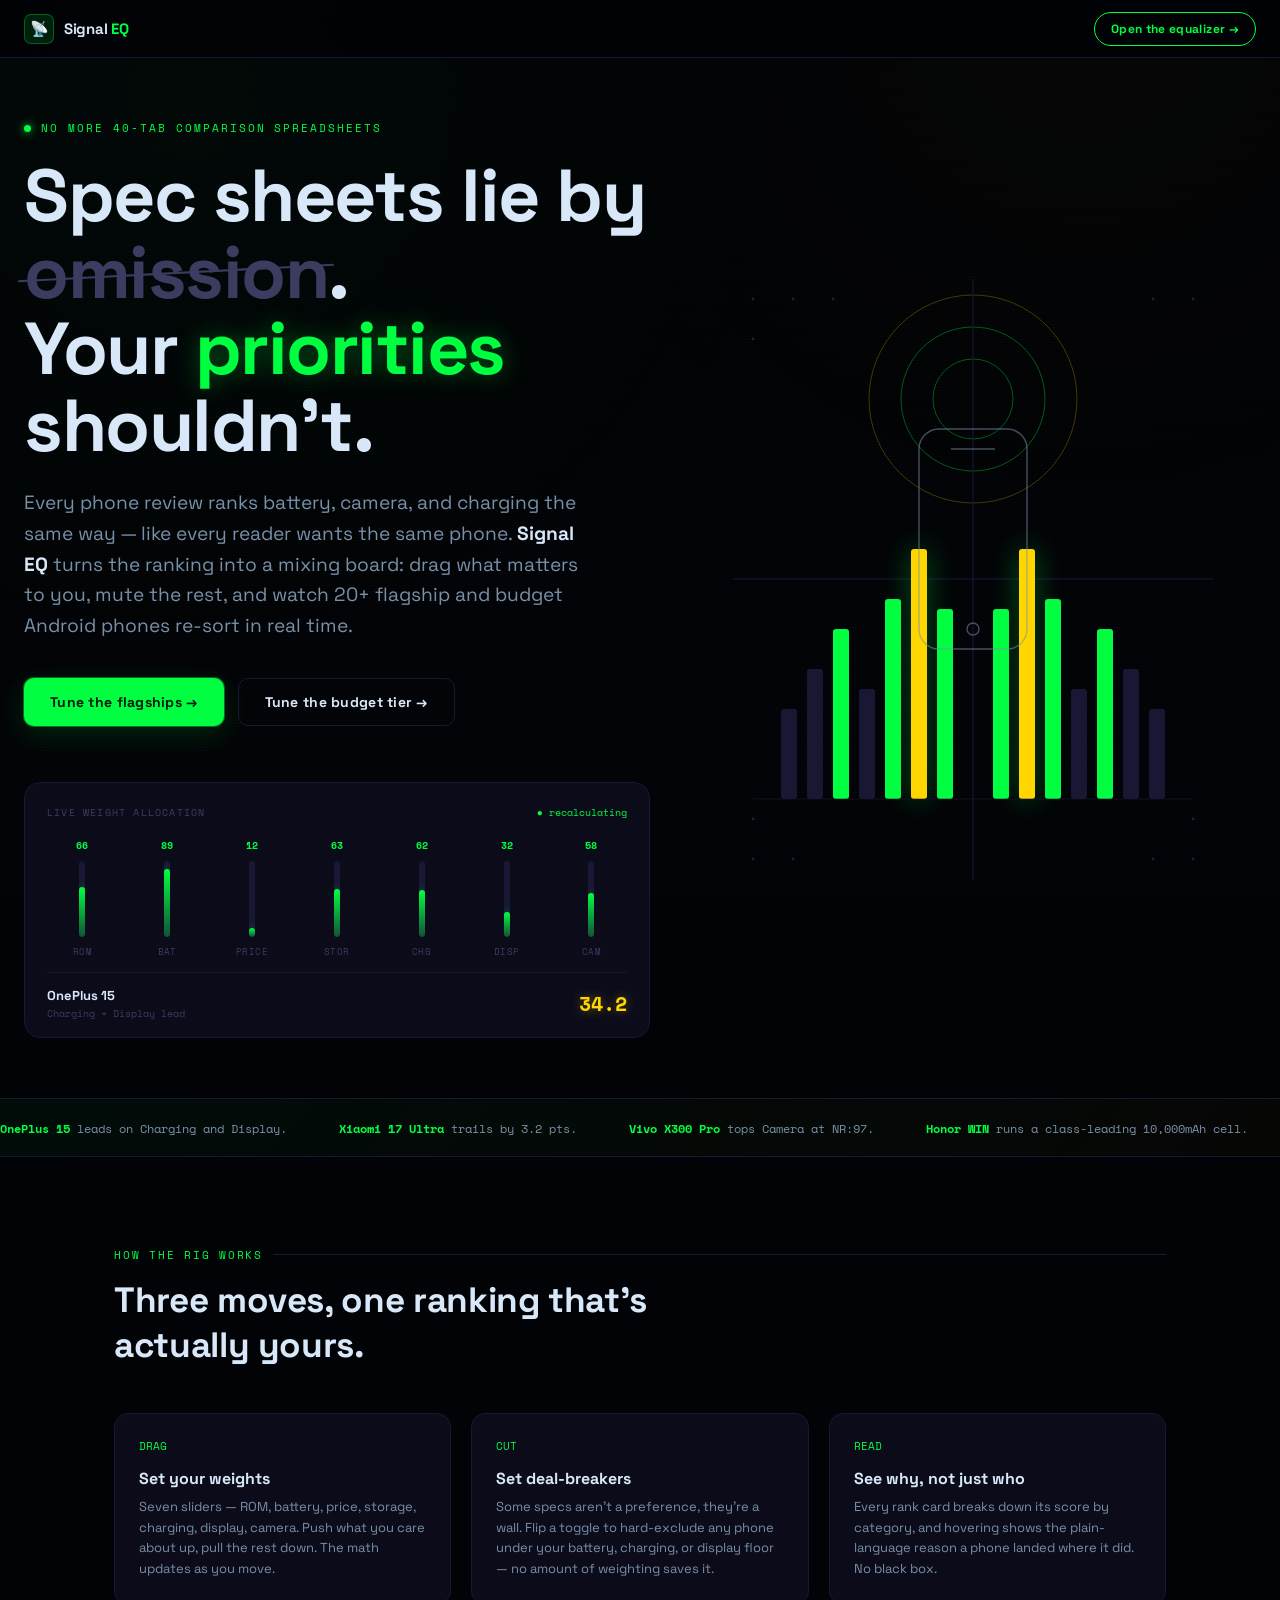
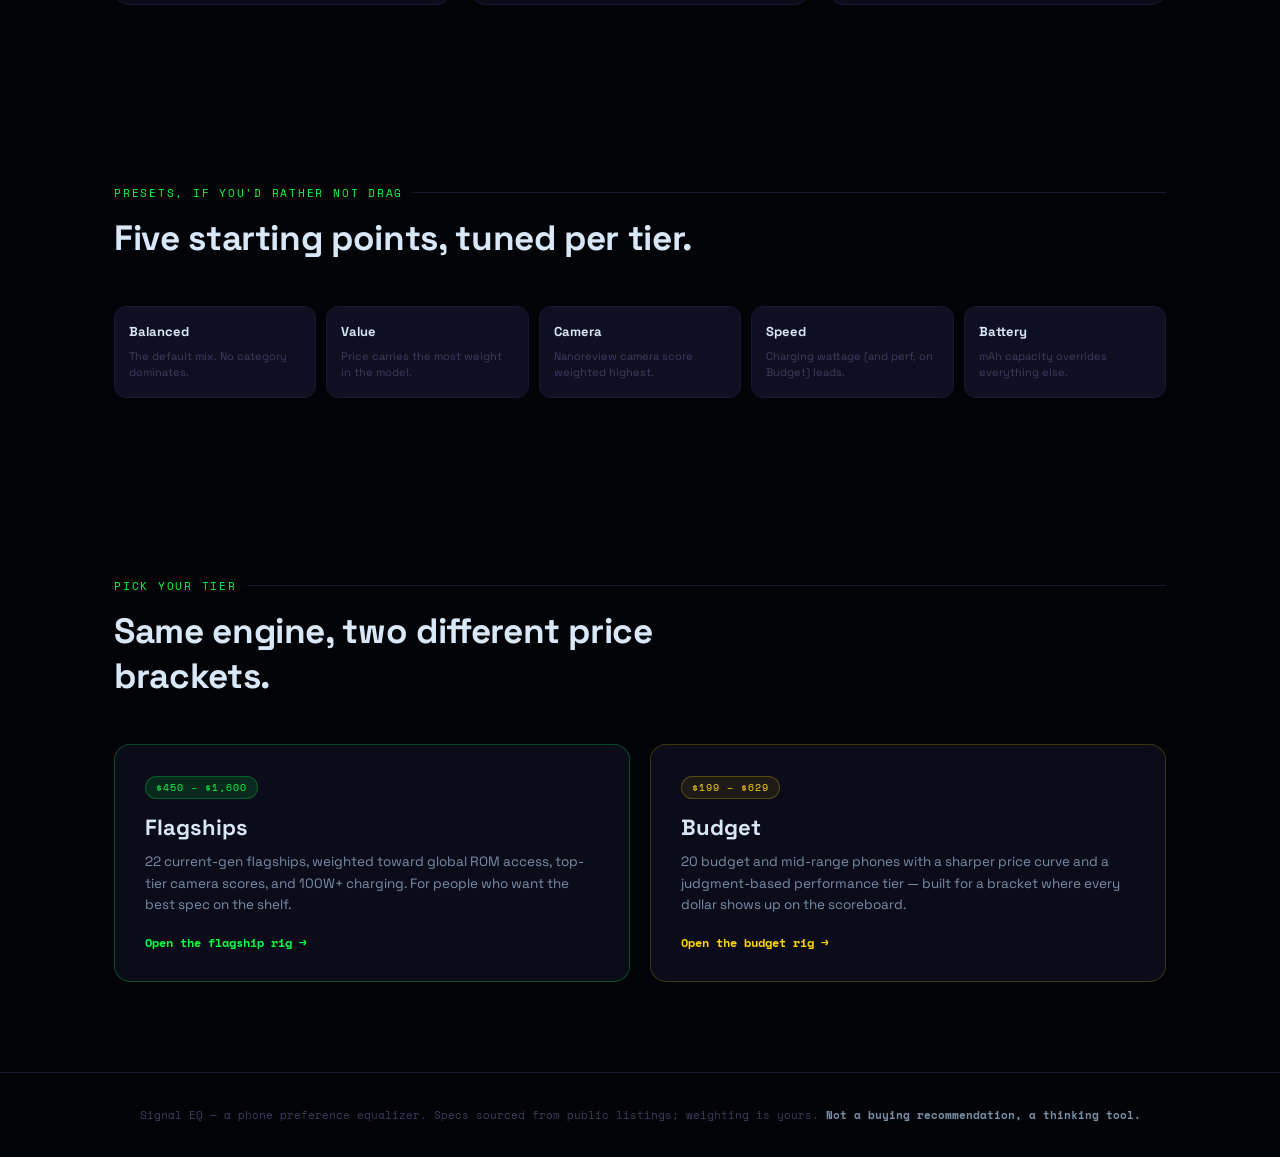
<file: index.html>
<!DOCTYPE html>
<html lang="en">
<head>
<meta charset="UTF-8">
<meta name="viewport" content="width=device-width, initial-scale=1.0">
<title>Signal EQ — Stop reading spec sheets. Start dialing them in.</title>

<!-- Social preview — update og:url and og:image once deployed -->
<meta property="og:type" content="website">
<meta property="og:title" content="Signal EQ — Stop reading spec sheets. Start dialing them in.">
<meta property="og:description" content="Drag what matters to you, mute the rest, and watch 20+ Android phones re-sort in real time. No more 40-tab spec comparisons.">
<meta property="og:url" content="https://dbest180.github.io/phone-picker/">
<meta property="og:image" content="https://dbest180.github.io/phone-picker/og-preview.png">
<meta property="og:image:width" content="1200">
<meta property="og:image:height" content="630">
<meta name="twitter:card" content="summary_large_image">
<meta name="twitter:title" content="Signal EQ — Stop reading spec sheets. Start dialing them in.">
<meta name="twitter:description" content="Drag what matters to you, mute the rest, and watch 20+ Android phones re-sort in real time.">
<meta name="twitter:image" content="https://dbest180.github.io/phone-picker/og-preview.png">

<link rel="preconnect" href="https://fonts.googleapis.com">
<link rel="preconnect" href="https://fonts.gstatic.com" crossorigin>
<link href="https://fonts.googleapis.com/css2?family=Space+Grotesk:wght@400;500;600;700;800&family=Space+Mono:wght@400;700&display=swap" rel="stylesheet">
<style>
:root {
  --void:   #020306;
  --shell:  #0B0B1A;
  --card:   #0F0F22;
  --edge:   #181834;
  --green:  #00FF41;
  --gd:     rgba(0,255,65,0.12);
  --gd2:    rgba(0,255,65,0.06);
  --gold:   #FFD600;
  --text:   #D8E8F8;
  --muted:  #3C3C60;
  --silver: #7890A8;
  --mono:   'Space Mono', monospace;
  --sans:   'Space Grotesk', system-ui, sans-serif;
}
*,*::before,*::after{box-sizing:border-box;margin:0;padding:0;}
html{scroll-behavior:smooth;}
body{font-family:var(--sans);background:var(--void);color:var(--text);overflow-x:hidden;}
@media (prefers-reduced-motion: reduce){ *{animation-duration:.01ms !important; transition-duration:.01ms !important;} }

::-webkit-scrollbar{width:4px;}
::-webkit-scrollbar-track{background:transparent;}
::-webkit-scrollbar-thumb{background:var(--muted);border-radius:2px;}

/* ── bg texture ── */
.noise{
  position:fixed; inset:0; z-index:0; pointer-events:none; opacity:.5;
  background-image:
    radial-gradient(circle at 15% 10%, rgba(0,255,65,.05), transparent 45%),
    radial-gradient(circle at 85% 0%, rgba(255,214,0,.04), transparent 40%);
}
.scan{
  position:fixed; inset:0; z-index:0; pointer-events:none;
  background:repeating-linear-gradient(180deg, rgba(255,255,255,.012) 0px, rgba(255,255,255,.012) 1px, transparent 1px, transparent 3px);
}

/* ── header ── */
.hdr{
  position:fixed; top:0; left:0; right:0; z-index:100; height:58px;
  display:flex; align-items:center; justify-content:space-between; padding:0 24px;
  background:rgba(2,3,6,.88); backdrop-filter:blur(20px); border-bottom:1px solid var(--edge);
}
.logo{display:flex;align-items:center;gap:10px;text-decoration:none;}
.logo-mark{width:30px;height:30px;border-radius:7px;flex-shrink:0;background:var(--gd);border:1px solid rgba(0,255,65,.3);display:grid;place-items:center;font-size:15px;}
.logo-text{font-size:15px;font-weight:800;letter-spacing:-.3px;color:var(--text);}
.logo-text em{color:var(--green);font-style:normal;}
.hdr-cta{
  font-family:var(--sans);font-size:12px;font-weight:700;letter-spacing:.03em;
  padding:8px 16px;border-radius:20px;border:1px solid var(--green);color:var(--green);
  text-decoration:none;transition:all .15s;
}
.hdr-cta:hover{background:var(--gd);box-shadow:0 0 14px rgba(0,255,65,.2);}

main{position:relative;z-index:1;}

/* ── hero ── */
.hero{
  min-height:100vh; display:grid; grid-template-columns:1.05fr .95fr; align-items:center; gap:40px;
  padding:120px 24px 60px; max-width:1280px; margin:0 auto;
}
.hero-copy{ min-width:0; }
.hero-art{
  position:relative; display:flex; align-items:center; justify-content:center;
  opacity:0; animation:fadeUp 1s ease forwards; animation-delay:.3s;
}
.hero-art svg{ width:100%; max-width:480px; height:auto; }
@media (max-width:980px){
  .hero{ grid-template-columns:1fr; padding-top:96px; }
  .hero-art{ order:-1; max-width:340px; margin:0 auto 8px; }
  .hero-art svg{ max-width:280px; }
}

/* signature art tokens */
.sig-bar{ transition: height .6s cubic-bezier(.34,1.56,.64,1), y .6s cubic-bezier(.34,1.56,.64,1); }
.sig-green{ fill:var(--green); }
.sig-gold{ fill:var(--gold); }
.sig-dim{ fill:var(--edge); }
.sig-line{ stroke:var(--edge); stroke-width:1; }
.sig-ring{ fill:none; stroke:var(--green); stroke-width:1; opacity:.35; }
.sig-ring2{ fill:none; stroke:var(--gold); stroke-width:1; opacity:.25; }
.sig-dot{ fill:var(--muted); }
.sig-phone{ fill:none; stroke:var(--silver); stroke-width:1.4; opacity:.55; }
.sig-glow{ filter:drop-shadow(0 0 14px rgba(0,255,65,.35)); }
#sigBars rect{ animation: sigBreath 5.5s ease-in-out infinite; transform-origin: center; transform-box: fill-box; }
#sigBars rect:nth-child(2){ animation-delay:.15s; }
#sigBars rect:nth-child(3){ animation-delay:.3s; }
#sigBars rect:nth-child(4){ animation-delay:.45s; }
#sigBars rect:nth-child(5){ animation-delay:.6s; }
#sigBars rect:nth-child(6){ animation-delay:.75s; }
#sigBars rect:nth-child(7){ animation-delay:.9s; }
#sigBars rect:nth-child(8){ animation-delay:.9s; }
#sigBars rect:nth-child(9){ animation-delay:.75s; }
#sigBars rect:nth-child(10){ animation-delay:.6s; }
#sigBars rect:nth-child(11){ animation-delay:.45s; }
#sigBars rect:nth-child(12){ animation-delay:.3s; }
#sigBars rect:nth-child(13){ animation-delay:.15s; }
@keyframes sigBreath{ 0%,100%{ transform:scaleY(1); } 50%{ transform:scaleY(1.06); } }
.sig-ring, .sig-ring2{ animation: sigPulse 3.4s ease-in-out infinite; }
.sig-ring2{ animation-delay:.4s; }
@keyframes sigPulse{ 0%,100%{ opacity:.18; } 50%{ opacity:.42; } }
.eyebrow{
  font-family:var(--mono); font-size:11px; letter-spacing:.18em; text-transform:uppercase;
  color:var(--green); margin-bottom:22px; display:flex; align-items:center; gap:10px;
  opacity:0; animation: fadeUp .6s ease forwards; animation-delay:.1s;
}
.eyebrow::before{content:'';width:7px;height:7px;border-radius:50%;background:var(--green);box-shadow:0 0 10px var(--green);animation:pulse 2s infinite;}
@keyframes pulse{0%,100%{opacity:1;}50%{opacity:.3;}}

h1{
  font-size:clamp(2.4rem, 6vw, 4.6rem); font-weight:800; line-height:1.04; letter-spacing:-.02em;
  max-width:880px; margin-bottom:24px;
  opacity:0; animation: fadeUp .7s ease forwards; animation-delay:.2s;
}
h1 .g{color:var(--green); text-shadow:0 0 24px rgba(0,255,65,.35);}
h1 .strike{position:relative; color:var(--muted);}
h1 .strike::after{content:'';position:absolute;left:-2%;right:-2%;top:50%;height:2px;background:var(--muted);transform:rotate(-3deg);}

.sub{
  font-size:clamp(1rem,1.6vw,1.2rem); color:var(--silver); max-width:560px; line-height:1.6; margin-bottom:36px;
  opacity:0; animation: fadeUp .7s ease forwards; animation-delay:.32s;
}
.sub b{color:var(--text);}

.cta-row{display:flex; gap:14px; flex-wrap:wrap; margin-bottom:56px; opacity:0; animation:fadeUp .7s ease forwards; animation-delay:.44s;}
.btn{
  font-family:var(--sans); font-size:14px; font-weight:700; letter-spacing:.02em;
  padding:14px 26px; border-radius:10px; text-decoration:none; display:inline-flex; align-items:center; gap:9px;
  transition: transform .15s, box-shadow .15s;
}
.btn-primary{background:var(--green); color:#001a06; box-shadow:0 0 0 1px rgba(0,255,65,.4), 0 8px 30px rgba(0,255,65,.15); animation: ctaPulse 2.6s ease-in-out infinite;}
.btn-primary:hover{ animation-play-state: paused; }
@keyframes ctaPulse{
  0%,100%{ box-shadow:0 0 0 1px rgba(0,255,65,.4), 0 8px 30px rgba(0,255,65,.15); }
  50%{ box-shadow:0 0 0 1px rgba(0,255,65,.6), 0 8px 40px rgba(0,255,65,.35); }
}
.btn-primary:hover{transform:translateY(-2px); box-shadow:0 0 0 1px var(--green), 0 12px 36px rgba(0,255,65,.3);}
.btn-ghost{background:transparent;border:1px solid var(--edge); color:var(--text);}
.btn-ghost:hover{border-color:var(--silver); transform:translateY(-2px);}

/* ── signature: live equalizer ── */
.eq-rig{
  opacity:0; animation:fadeUp .8s ease forwards; animation-delay:.5s;
  background:var(--shell); border:1px solid var(--edge); border-radius:16px;
  padding:22px 22px 16px; max-width:680px;
}
.eq-rig-top{display:flex; justify-content:space-between; align-items:baseline; margin-bottom:18px;}
.eq-rig-label{font-family:var(--mono); font-size:10px; letter-spacing:.12em; text-transform:uppercase; color:var(--muted);}
.eq-rig-live{font-family:var(--mono); font-size:10px; color:var(--green);}
.eq-bands{display:flex; align-items:flex-end; gap:14px; height:120px; margin-bottom:6px;}
.eq-band{flex:1; display:flex; flex-direction:column; align-items:center; gap:8px; height:100%; justify-content:flex-end;}
.eq-track{
  position:relative; width:6px; flex:1; background:var(--edge); border-radius:4px; overflow:hidden; cursor:pointer;
}
.eq-fill{
  position:absolute; bottom:0; left:0; width:100%; border-radius:4px;
  background:linear-gradient(180deg, var(--green), rgba(0,255,65,.25));
  box-shadow:0 0 10px rgba(0,255,65,.35);
  transition: height .5s cubic-bezier(.34,1.56,.64,1);
}
.eq-num{font-family:var(--mono); font-size:10px; color:var(--green); font-weight:700;}
.eq-tag{font-family:var(--mono); font-size:9px; color:var(--muted); letter-spacing:.05em; text-transform:uppercase;}
.eq-result{
  margin-top:14px; padding-top:14px; border-top:1px solid var(--edge);
  display:flex; justify-content:space-between; align-items:center;
}
.eq-result-name{font-size:13px; font-weight:700;}
.eq-result-sub{font-family:var(--mono); font-size:10px; color:var(--muted); margin-top:2px;}
.eq-result-score{font-family:var(--mono); font-size:20px; font-weight:700; color:var(--gold); text-shadow:0 0 12px rgba(255,214,0,.4);}

@keyframes fadeUp{ from{opacity:0; transform:translateY(14px);} to{opacity:1; transform:translateY(0);} }

/* ── how it works ── */
.section{ max-width:1100px; margin:0 auto; padding:90px 24px; }
.slabel{
  font-family:var(--mono); font-size:11px; letter-spacing:.16em; text-transform:uppercase; color:var(--green);
  display:flex; align-items:center; gap:10px; margin-bottom:14px;
}
.slabel::after{content:'';flex:1;height:1px;background:var(--edge);}
.sec-title{font-size:clamp(1.6rem,3vw,2.2rem); font-weight:800; margin-bottom:46px; max-width:600px; letter-spacing:-.01em;}

.steps{display:grid; grid-template-columns:repeat(3,1fr); gap:20px;}
.step{
  background:var(--shell); border:1px solid var(--edge); border-radius:14px; padding:24px;
  position:relative; transition:border-color .2s, transform .2s;
}
.step:hover{border-color:rgba(0,255,65,.3); transform:translateY(-3px);}
.step-mark{font-family:var(--mono); font-size:11px; color:var(--green); margin-bottom:14px;}
.step h3{font-size:16px; font-weight:700; margin-bottom:8px;}
.step p{font-size:13px; color:var(--silver); line-height:1.6;}

@media (max-width:760px){ .steps{grid-template-columns:1fr;} }

/* ── why bar live demo strip ── */
.tape{
  background:linear-gradient(135deg, rgba(0,255,65,.04), rgba(255,214,0,.02));
  border-top:1px solid var(--edge); border-bottom:1px solid var(--edge);
  padding:18px 0; overflow:hidden; white-space:nowrap;
}
.tape-inner{display:inline-block; animation:scroll 28s linear infinite;}
.tape span{font-family:var(--mono); font-size:12px; color:var(--silver); margin-right:48px;}
.tape span b{color:var(--green);}
@keyframes scroll{ from{transform:translateX(0);} to{transform:translateX(-50%);} }

/* ── presets grid ── */
.pgrid{display:grid; grid-template-columns:repeat(5,1fr); gap:10px;}
.pcard{
  background:var(--card); border:1px solid var(--edge); border-radius:12px; padding:16px 14px;
  transition:border-color .2s;
}
.pcard:hover{border-color:rgba(0,255,65,.3);}
.pcard .pn{font-size:13px; font-weight:700; margin-bottom:8px;}
.pcard .pd{font-size:11px; color:var(--muted); line-height:1.5;}
@media (max-width:900px){ .pgrid{grid-template-columns:repeat(2,1fr);} }

/* ── twin tools ── */
.tools{display:grid; grid-template-columns:1fr 1fr; gap:20px;}
@media (max-width:760px){ .tools{grid-template-columns:1fr;} }
.tcard{
  background:var(--shell); border:1px solid var(--edge); border-radius:16px; padding:30px;
  text-decoration:none; color:var(--text); display:block; position:relative; overflow:hidden;
  transition:border-color .2s, transform .2s;
}
.tcard:hover{transform:translateY(-3px);}
.tcard.flag{border-color:rgba(0,255,65,.25);}
.tcard.flag:hover{border-color:var(--green); box-shadow:0 0 30px rgba(0,255,65,.08);}
.tcard.bud{border-color:rgba(255,214,0,.2);}
.tcard.bud:hover{border-color:var(--gold); box-shadow:0 0 30px rgba(255,214,0,.08);}
.tcard .ttag{font-family:var(--mono); font-size:10px; letter-spacing:.1em; text-transform:uppercase; margin-bottom:14px; display:inline-block; padding:3px 10px; border-radius:20px;}
.tcard.flag .ttag{color:var(--green); background:var(--gd); border:1px solid rgba(0,255,65,.25);}
.tcard.bud .ttag{color:var(--gold); background:rgba(255,214,0,.08); border:1px solid rgba(255,214,0,.25);}
.tcard h3{font-size:22px; font-weight:800; margin-bottom:10px;}
.tcard p{font-size:13.5px; color:var(--silver); line-height:1.6; margin-bottom:18px;}
.tcard .tgo{font-family:var(--mono); font-size:12px; font-weight:700; display:flex; align-items:center; gap:6px;}
.tcard.flag .tgo{color:var(--green);}
.tcard.bud .tgo{color:var(--gold);}

/* ── footer ── */
.ftr{
  border-top:1px solid var(--edge); padding:34px 24px; text-align:center;
  font-family:var(--mono); font-size:11px; color:var(--muted);
}
.ftr b{color:var(--silver);}
</style>
</head>
<body>

<div class="noise"></div>
<div class="scan"></div>

<header class="hdr">
  <a href="#" class="logo">
    <div class="logo-mark">📡</div>
    <div class="logo-text">Signal <em>EQ</em></div>
  </a>
  <a href="flagships.html" class="hdr-cta">Open the equalizer →</a>
</header>

<main>
  <section class="hero">
    <div class="hero-copy">
      <div class="eyebrow">No more 40-tab comparison spreadsheets</div>
      <h1>Spec sheets lie by <span class="strike">omission</span>.<br>Your <span class="g">priorities</span> shouldn't.</h1>
      <p class="sub">Every phone review ranks battery, camera, and charging the same way — like every reader wants the same phone. <b>Signal EQ</b> turns the ranking into a mixing board: drag what matters to you, mute the rest, and watch 20+ flagship and budget Android phones re-sort in real time.</p>
      <div class="cta-row">
        <a href="flagships.html" class="btn btn-primary">Tune the flagships →</a>
        <a href="index_budget_phones.html" class="btn btn-ghost">Tune the budget tier →</a>
      </div>

      <div class="eq-rig">
        <div class="eq-rig-top">
          <span class="eq-rig-label">Live weight allocation</span>
          <span class="eq-rig-live" id="liveTag">● recalculating</span>
        </div>
        <div class="eq-bands" id="eqBands"></div>
        <div class="eq-result">
          <div>
            <div class="eq-result-name" id="eqWinner">—</div>
            <div class="eq-result-sub" id="eqWinnerSub">drag a band, change the winner</div>
          </div>
          <div class="eq-result-score" id="eqScore">—</div>
        </div>
      </div>
    </div>

    <div class="hero-art" aria-hidden="true">
      <svg viewBox="0 0 480 600" xmlns="http://www.w3.org/2000/svg">
        <!-- dot grid -->
        <g class="sig-dot" opacity="0.5">
          <circle cx="20" cy="20" r="1.4"></circle><circle cx="60" cy="20" r="1.4"></circle><circle cx="100" cy="20" r="1.4"></circle>
          <circle cx="20" cy="60" r="1.4"></circle><circle cx="460" cy="20" r="1.4"></circle><circle cx="420" cy="20" r="1.4"></circle>
          <circle cx="20" cy="580" r="1.4"></circle><circle cx="60" cy="580" r="1.4"></circle><circle cx="460" cy="580" r="1.4"></circle>
          <circle cx="420" cy="580" r="1.4"></circle><circle cx="20" cy="540" r="1.4"></circle><circle cx="460" cy="540" r="1.4"></circle>
        </g>

        <!-- signal rings emanating from top of phone -->
        <g>
          <circle class="sig-ring" cx="240" cy="120" r="40"></circle>
          <circle class="sig-ring" cx="240" cy="120" r="72"></circle>
          <circle class="sig-ring2" cx="240" cy="120" r="104"></circle>
        </g>

        <!-- faint axis lines -->
        <line class="sig-line" x1="0" y1="300" x2="480" y2="300"></line>
        <line class="sig-line" x1="240" y1="0" x2="240" y2="600"></line>

        <!-- EQ bars rising into the phone silhouette -->
        <g id="sigBars">
          <!-- left-side raw spec bars, short -> tall, dim -> green -->
          <rect class="sig-bar sig-dim"   x="48"  y="430" width="16" height="90"  rx="3"></rect>
          <rect class="sig-bar sig-dim"   x="74"  y="390" width="16" height="130" rx="3"></rect>
          <rect class="sig-bar sig-green" x="100" y="350" width="16" height="170" rx="3"></rect>
          <rect class="sig-bar sig-dim"   x="126" y="410" width="16" height="110" rx="3"></rect>
          <rect class="sig-bar sig-green" x="152" y="320" width="16" height="200" rx="3"></rect>
          <rect class="sig-bar sig-gold sig-glow" x="178" y="270" width="16" height="250" rx="3"></rect>
          <rect class="sig-bar sig-green" x="204" y="330" width="16" height="190" rx="3"></rect>

          <!-- right-side mirrored bars, tall -> short, fading into silver/phone tone -->
          <rect class="sig-bar sig-green" x="260" y="330" width="16" height="190" rx="3"></rect>
          <rect class="sig-bar sig-gold sig-glow" x="286" y="270" width="16" height="250" rx="3"></rect>
          <rect class="sig-bar sig-green" x="312" y="320" width="16" height="200" rx="3"></rect>
          <rect class="sig-bar sig-dim"   x="338" y="410" width="16" height="110" rx="3"></rect>
          <rect class="sig-bar sig-green" x="364" y="350" width="16" height="170" rx="3"></rect>
          <rect class="sig-bar sig-dim"   x="390" y="390" width="16" height="130" rx="3"></rect>
          <rect class="sig-bar sig-dim"   x="416" y="430" width="16" height="90"  rx="3"></rect>
        </g>

        <!-- phone silhouette outline, sitting on top of the bars like a held instrument -->
        <rect class="sig-phone" x="186" y="150" width="108" height="220" rx="20"></rect>
        <line class="sig-phone" x1="218" y1="170" x2="262" y2="170"></line>
        <circle class="sig-phone" cx="240" cy="350" r="6"></circle>

        <!-- baseline -->
        <line class="sig-line" x1="20" y1="520" x2="460" y2="520" stroke-width="1.5" opacity="0.6"></line>
      </svg>
    </div>
  </section>

  <div class="tape">
    <div class="tape-inner">
      <span><b>OnePlus 15</b> leads on Charging and Display.</span>
      <span><b>Xiaomi 17 Ultra</b> trails by 3.2 pts.</span>
      <span><b>Vivo X300 Pro</b> tops Camera at NR:97.</span>
      <span><b>Honor WIN</b> runs a class-leading 10,000mAh cell.</span>
      <span><b>OnePlus 15</b> leads on Charging and Display.</span>
      <span><b>Xiaomi 17 Ultra</b> trails by 3.2 pts.</span>
      <span><b>Vivo X300 Pro</b> tops Camera at NR:97.</span>
      <span><b>Honor WIN</b> runs a class-leading 10,000mAh cell.</span>
    </div>
  </div>

  <section class="section">
    <div class="slabel">How the rig works</div>
    <h2 class="sec-title">Three moves, one ranking that's actually yours.</h2>
    <div class="steps">
      <div class="step">
        <div class="step-mark">DRAG</div>
        <h3>Set your weights</h3>
        <p>Seven sliders — ROM, battery, price, storage, charging, display, camera. Push what you care about up, pull the rest down. The math updates as you move.</p>
      </div>
      <div class="step">
        <div class="step-mark">CUT</div>
        <h3>Set deal-breakers</h3>
        <p>Some specs aren't a preference, they're a wall. Flip a toggle to hard-exclude any phone under your battery, charging, or display floor — no amount of weighting saves it.</p>
      </div>
      <div class="step">
        <div class="step-mark">READ</div>
        <h3>See why, not just who</h3>
        <p>Every rank card breaks down its score by category, and hovering shows the plain-language reason a phone landed where it did. No black box.</p>
      </div>
    </div>
  </section>

  <section class="section">
    <div class="slabel">Presets, if you'd rather not drag</div>
    <h2 class="sec-title">Five starting points, tuned per tier.</h2>
    <div class="pgrid">
      <div class="pcard"><div class="pn">Balanced</div><div class="pd">The default mix. No category dominates.</div></div>
      <div class="pcard"><div class="pn">Value</div><div class="pd">Price carries the most weight in the model.</div></div>
      <div class="pcard"><div class="pn">Camera</div><div class="pd">Nanoreview camera score weighted highest.</div></div>
      <div class="pcard"><div class="pn">Speed</div><div class="pd">Charging wattage (and perf, on Budget) leads.</div></div>
      <div class="pcard"><div class="pn">Battery</div><div class="pd">mAh capacity overrides everything else.</div></div>
    </div>
  </section>

  <section class="section">
    <div class="slabel">Pick your tier</div>
    <h2 class="sec-title">Same engine, two different price brackets.</h2>
    <div class="tools">
      <a href="flagships.html" class="tcard flag">
        <span class="ttag">$450 – $1,600</span>
        <h3>Flagships</h3>
        <p>22 current-gen flagships, weighted toward global ROM access, top-tier camera scores, and 100W+ charging. For people who want the best spec on the shelf.</p>
        <span class="tgo">Open the flagship rig →</span>
      </a>
      <a href="index_budget_phones.html" class="tcard bud">
        <span class="ttag">$199 – $629</span>
        <h3>Budget</h3>
        <p>20 budget and mid-range phones with a sharper price curve and a judgment-based performance tier — built for a bracket where every dollar shows up on the scoreboard.</p>
        <span class="tgo">Open the budget rig →</span>
      </a>
    </div>
  </section>

  <footer class="ftr">
    Signal EQ — a phone preference equalizer. Specs sourced from public listings; weighting is yours. <b>Not a buying recommendation, a thinking tool.</b>
  </footer>
</main>

<script>
// Mini live equalizer demo — purely illustrative, cycles through example weightings
const BANDS = [
  { tag:'ROM',  base:60 },
  { tag:'BAT',  base:75 },
  { tag:'PRICE',base:35 },
  { tag:'STOR', base:55 },
  { tag:'CHG',  base:80 },
  { tag:'DISP', base:40 },
  { tag:'CAM',  base:50 },
];
const WINNERS = [
  { name:'OnePlus 15', sub:'Charging + Display lead', score:'34.2' },
  { name:'Xiaomi 17 Ultra', sub:'Camera + Storage lead', score:'31.8' },
  { name:'Vivo X300 Pro', sub:'Camera dominant, NR:97', score:'29.6' },
  { name:'Honor WIN', sub:'Battery far ahead, 10k mAh', score:'33.1' },
  { name:'Iqoo 15 Ultra', sub:'Storage + Charging lead', score:'30.4' },
];

const wrap = document.getElementById('eqBands');
const fills = [];
BANDS.forEach((b) => {
  const band = document.createElement('div');
  band.className = 'eq-band';
  band.innerHTML = `
    <span class="eq-num" data-num>${b.base}</span>
    <div class="eq-track"><div class="eq-fill" style="height:${b.base}%"></div></div>
    <span class="eq-tag">${b.tag}</span>`;
  wrap.appendChild(band);
  fills.push(band.querySelector('.eq-fill'));
});

let i = 0;
function cycle() {
  BANDS.forEach((b, idx) => {
    const jitter = Math.round((Math.random()*50)-25);
    const val = Math.max(8, Math.min(95, b.base + jitter));
    fills[idx].style.height = val + '%';
    fills[idx].parentElement.parentElement.querySelector('[data-num]').textContent = val;
  });
  const w = WINNERS[i % WINNERS.length];
  document.getElementById('eqWinner').textContent = w.name;
  document.getElementById('eqWinnerSub').textContent = w.sub;
  document.getElementById('eqScore').textContent = w.score;
  i++;
}
cycle();
setInterval(cycle, 2600);

// click a track to nudge it manually (just visual delight, not wired to real scoring)
document.querySelectorAll('.eq-track').forEach(track => {
  track.addEventListener('click', (e) => {
    const rect = track.getBoundingClientRect();
    const pct = Math.round(100 - ((e.clientY - rect.top) / rect.height) * 100);
    const v = Math.max(5, Math.min(98, pct));
    track.querySelector('.eq-fill').style.height = v + '%';
    track.parentElement.querySelector('[data-num]').textContent = v;
    document.getElementById('liveTag').textContent = '● updated';
    setTimeout(()=>document.getElementById('liveTag').textContent='● recalculating', 800);
  });
});
</script>
</body>
</html>
</file>
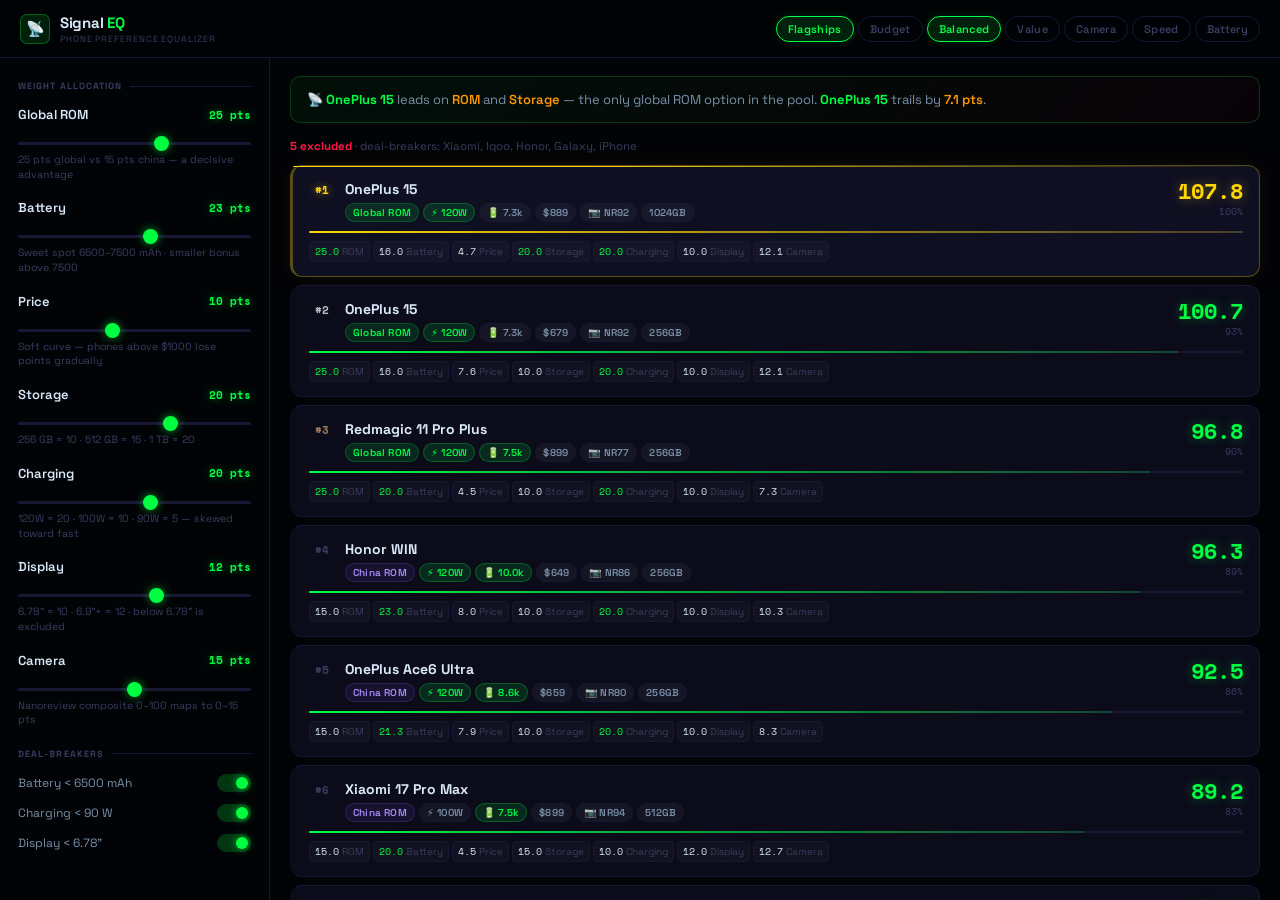
<file: flagships.html>
<!DOCTYPE html>
<html lang="en">
<head>
<meta charset="UTF-8">
<meta name="viewport" content="width=device-width, initial-scale=1.0">
<title>Signal EQ — Phone Equalizer</title>
<link rel="preconnect" href="https://fonts.googleapis.com">
<link rel="preconnect" href="https://fonts.gstatic.com" crossorigin>
<link href="https://fonts.googleapis.com/css2?family=Space+Grotesk:wght@400;500;600;700;800&family=Space+Mono:wght@400;700&display=swap" rel="stylesheet">
<style>
:root {
  --void:   #020306;
  --deep:   #06060E;
  --shell:  #0B0B1A;
  --card:   #0F0F22;
  --edge:   #181834;
  --rim:    #252548;
  --green:  #00FF41;
  --gd:     rgba(0,255,65,0.12);
  --gd2:    rgba(0,255,65,0.06);
  --red:    #FF1744;
  --rd:     rgba(255,23,68,0.12);
  --gold:   #FFD600;
  --gld:    rgba(255,214,0,0.12);
  --text:   #D8E8F8;
  --muted:  #3C3C60;
  --silver: #7890A8;
  --mono:   'Space Mono', monospace;
  --sans:   'Space Grotesk', system-ui, sans-serif;
}
*, *::before, *::after { box-sizing: border-box; margin: 0; padding: 0; }
html { scroll-behavior: smooth; }
body { font-family: var(--sans); background: var(--void); color: var(--text); }

/* ── Scrollbars ──────────────────────────────── */
::-webkit-scrollbar { width: 4px; }
::-webkit-scrollbar-track { background: transparent; }
::-webkit-scrollbar-thumb { background: var(--muted); border-radius: 2px; }
::-webkit-scrollbar-thumb:hover { background: var(--green); }

/* ── Header ──────────────────────────────────── */
.hdr {
  position: fixed; top: 0; left: 0; right: 0; z-index: 100;
  height: 58px;
  display: flex; align-items: center; justify-content: space-between;
  padding: 0 20px;
  background: rgba(2,3,6,0.9);
  backdrop-filter: blur(20px);
  border-bottom: 1px solid var(--edge);
}
.logo { display: flex; align-items: center; gap: 10px; text-decoration: none; }
.logo-mark {
  width: 30px; height: 30px; border-radius: 7px; flex-shrink: 0;
  background: var(--gd); border: 1px solid rgba(0,255,65,.3);
  display: grid; place-items: center; font-size: 15px;
}
.logo-text { font-size: 15px; font-weight: 800; letter-spacing: -.3px; color: var(--text); }
.logo-text em { color: var(--green); font-style: normal; }
.logo-tag { font-size: 9px; color: var(--muted); letter-spacing: .1em; text-transform: uppercase; margin-top: 1px; }

.presets { display: flex; gap: 4px; }
.pst {
  font-family: var(--sans); font-size: 11px; font-weight: 600;
  padding: 5px 11px; border-radius: 20px; cursor: pointer; letter-spacing: .03em;
  border: 1px solid var(--edge); background: transparent; color: var(--muted);
  transition: all .15s;
}
.pst:hover  { border-color: var(--green); color: var(--green); }
.pst.on { border-color: var(--green); color: var(--green); background: var(--gd); box-shadow: 0 0 10px rgba(0,255,65,.15); }

/* ── Layout ──────────────────────────────────── */
.wrap {
  display: grid;
  grid-template-columns: 270px 1fr;
  height: calc(100vh - 58px);
  margin-top: 58px;
}
.panel, .main { overflow-y: auto; height: 100%; }
.panel { border-right: 1px solid var(--edge); padding: 22px 18px; }
.main  { padding: 18px 20px; }

@media (max-width: 720px) {
  body { overflow-y: auto; }
  .wrap { display: block; height: auto; margin-top: 58px; }
  .panel { overflow-y: visible; height: auto; border-right: none; border-bottom: 1px solid var(--edge); }
  .main  { overflow-y: visible; height: auto; }
  .presets { display: none; }
}

/* ── Section label ───────────────────────────── */
.slbl {
  font-size: 9px; font-weight: 700; letter-spacing: .12em; text-transform: uppercase;
  color: var(--muted); margin-bottom: 14px;
  display: flex; align-items: center; gap: 8px;
}
.slbl::after { content: ''; flex: 1; height: 1px; background: var(--edge); }

/* ── Sliders ─────────────────────────────────── */
.si { margin-bottom: 17px; }
.si-row { display: flex; justify-content: space-between; align-items: center; margin-bottom: 6px; }
.si-name { font-size: 13px; font-weight: 600; }
.si-val {
  font-family: var(--mono); font-size: 11px; font-weight: 700;
  color: var(--green); min-width: 44px; text-align: right;
  transition: color .15s;
  text-shadow: 0 0 8px rgba(0,255,65,.5);
}
.si-val.lo { color: var(--muted); text-shadow: none; }
.si-hint { font-size: 10.5px; color: var(--muted); margin-top: 3px; line-height: 1.4; }

input[type=range] {
  -webkit-appearance: none; appearance: none;
  width: 100%; height: 3px; border-radius: 2px; outline: none; cursor: pointer;
  background: var(--edge);
}
input[type=range]::-webkit-slider-thumb {
  -webkit-appearance: none;
  width: 15px; height: 15px; border-radius: 50%; cursor: pointer;
  background: var(--green);
  box-shadow: 0 0 10px rgba(0,255,65,.6);
  transition: transform .1s;
}
input[type=range]::-webkit-slider-thumb:hover {
  transform: scale(1.4);
  box-shadow: 0 0 18px rgba(0,255,65,.9);
}
input[type=range]::-moz-range-thumb {
  width: 15px; height: 15px; border-radius: 50%; border: none;
  background: var(--green); box-shadow: 0 0 10px rgba(0,255,65,.6);
}

/* ── Deal-breaker toggles ────────────────────── */
.db-row { display: flex; align-items: center; justify-content: space-between; margin-bottom: 12px; }
.db-lbl { font-size: 12px; color: var(--silver); }
.tog { position: relative; display: inline-block; width: 34px; height: 18px; }
.tog input { opacity: 0; width: 0; height: 0; }
.tslide {
  position: absolute; inset: 0; border-radius: 18px;
  background: var(--edge); cursor: pointer; transition: background .2s;
}
.tslide::before {
  content: ''; position: absolute;
  width: 12px; height: 12px; left: 3px; bottom: 3px;
  border-radius: 50%; background: var(--muted); transition: .2s;
}
.tog input:checked + .tslide { background: rgba(0,255,65,.2); }
.tog input:checked + .tslide::before { transform: translateX(16px); background: var(--green); box-shadow: 0 0 8px rgba(0,255,65,.7); }

/* ── Why bar ─────────────────────────────────── */
.why-bar {
  background: linear-gradient(135deg, rgba(0,255,65,.05), rgba(255,23,68,.03));
  border: 1px solid rgba(0,255,65,.2);
  border-radius: 10px; padding: 12px 16px;
  font-size: 13px; line-height: 1.65; color: var(--silver);
  margin-bottom: 16px;
}
.why-bar strong { color: var(--green); font-weight: 700; }
.why-bar em { color: #FF9800; font-style: normal; font-weight: 600; }

.excl-note { font-size: 11.5px; color: var(--muted); margin-bottom: 12px; }
.excl-note b { color: var(--red); }

/* ── Rank cards ──────────────────────────────── */
.rcard {
  background: var(--shell);
  border: 1px solid var(--edge);
  border-left: 3px solid transparent;
  border-radius: 12px; padding: 14px 16px;
  margin-bottom: 8px;
  position: relative; cursor: default;
  transition: border-color .2s, background .2s, transform .15s;
}
.rcard:not(.excl):hover {
  background: var(--card);
  border-color: rgba(0,255,65,.25);
  border-left-color: var(--green);
  transform: translateX(3px);
}
.rcard.top {
  background: var(--card);
  border-left-color: var(--gold);
  border-color: rgba(255,214,0,.3);
  box-shadow: 0 0 20px rgba(255,214,0,.06);
}
.rcard.top::before {
  content: ''; position: absolute; top: 0; left: 0; right: 0;
  height: 1px; background: linear-gradient(90deg, var(--gold) 30%, transparent);
  border-radius: 12px 12px 0 0;
}
.rcard.excl { opacity: .25; border-left-color: var(--red); border-color: var(--rd); cursor: default; }

.rc-top { display: flex; align-items: flex-start; gap: 10px; margin-bottom: 9px; }
.rc-rank {
  font-family: var(--mono); font-size: 11px; font-weight: 700;
  min-width: 26px; padding-top: 2px; text-align: center; flex-shrink: 0;
}
.r-gold   { color: var(--gold); text-shadow: 0 0 8px rgba(255,214,0,.6); }
.r-silver { color: #B0BEC5; }
.r-bronze { color: #A0785A; }
.r-n      { color: var(--muted); }

.rc-info { flex: 1; min-width: 0; }
.rc-model {
  font-size: 14px; font-weight: 700;
  white-space: nowrap; overflow: hidden; text-overflow: ellipsis;
  margin-bottom: 5px;
}
.rc-chips { display: flex; flex-wrap: wrap; gap: 4px; }
.chip {
  font-size: 10px; font-weight: 600; padding: 2px 7px;
  border-radius: 20px; white-space: nowrap; letter-spacing: .02em;
}
.c-global { background: var(--gd); color: var(--green); border: 1px solid rgba(0,255,65,.2); }
.c-china  { background: rgba(139,92,246,.1); color: #A78BFA; border: 1px solid rgba(139,92,246,.2); }
.c-spec   { background: rgba(255,255,255,.04); color: var(--silver); border: 1px solid var(--edge); }
.c-hot    { background: rgba(0,255,65,.12); color: var(--green); border: 1px solid rgba(0,255,65,.25); }
.c-red    { background: var(--rd); color: var(--red); border: 1px solid rgba(255,23,68,.25); }

.rc-score { text-align: right; flex-shrink: 0; }
.sc-num {
  font-family: var(--mono); font-size: 22px; font-weight: 700; line-height: 1;
  color: var(--green); text-shadow: 0 0 12px rgba(0,255,65,.4);
}
.rcard.top .sc-num { color: var(--gold); text-shadow: 0 0 12px rgba(255,214,0,.4); }
.sc-pct { font-family: var(--mono); font-size: 10px; color: var(--muted); margin-top: 2px; }

.bar-t { height: 2px; background: var(--edge); border-radius: 2px; margin: 9px 0 8px; }
.bar-f { height: 2px; border-radius: 2px; transition: width .35s ease; }
.bar-g { background: linear-gradient(90deg, var(--green), rgba(0,255,65,.2)); }
.bar-gold { background: linear-gradient(90deg, var(--gold), rgba(255,214,0,.2)); }

.rc-bkd { display: flex; flex-wrap: wrap; gap: 3px; }
.bd {
  font-size: 10px; padding: 2px 5px; border-radius: 4px;
  background: rgba(255,255,255,.025); border: 1px solid var(--edge);
  color: var(--muted);
}
.bd b { font-family: var(--mono); font-weight: 400; color: var(--text); }
.bd.hi b { color: var(--green); }

.excl-r { font-size: 11px; color: var(--red); margin-top: 6px; }

/* ── Hover Popup ─────────────────────────────── */
#popup {
  position: fixed; z-index: 200; pointer-events: none;
  width: 280px;
  background: var(--card);
  border: 1px solid rgba(0,255,65,.3);
  border-radius: 14px; padding: 16px;
  box-shadow: 0 20px 60px rgba(0,0,0,.7), 0 0 30px rgba(0,255,65,.06);
  opacity: 0; transform: translateY(6px) scale(.97);
  transition: opacity .15s, transform .15s;
}
#popup.show { opacity: 1; transform: translateY(0) scale(1); }

.pop-name {
  font-size: 15px; font-weight: 800; color: var(--text);
  margin-bottom: 12px; line-height: 1.2;
  border-bottom: 1px solid var(--edge); padding-bottom: 10px;
}
.pop-grid {
  display: grid; grid-template-columns: 1fr 1fr;
  gap: 8px; margin-bottom: 12px;
}
.pop-spec { display: flex; flex-direction: column; gap: 2px; }
.pop-spec-val {
  font-family: var(--mono); font-size: 13px; font-weight: 700; color: var(--green);
}
.pop-spec-key { font-size: 10px; color: var(--muted); text-transform: uppercase; letter-spacing: .07em; }
.pop-why {
  background: var(--gd2); border: 1px solid var(--gd);
  border-radius: 8px; padding: 10px 12px;
  font-size: 12px; line-height: 1.6; color: var(--silver);
}
.pop-why b { color: var(--green); font-weight: 700; }
.pop-why-label {
  font-size: 9px; font-weight: 700; letter-spacing: .1em; text-transform: uppercase;
  color: var(--green); margin-bottom: 4px;
  opacity: .7;
}
</style>
</head>
<body>

<header class="hdr">
  <a href="index.html" class="logo">
    <div class="logo-mark">📡</div>
    <div>
      <div class="logo-text">Signal <em>EQ</em></div>
      <div class="logo-tag">Phone preference equalizer</div>
    </div>
  </a>
  <div class="presets" id="presets">
    <a href="flagships.html" class="pst on" style="text-decoration:none">Flagships</a>
    <a href="index_budget_phones.html" class="pst" style="text-decoration:none">Budget</a>
  </div>
</header>

<div class="wrap">
  <aside class="panel">
    <div class="slbl">Weight allocation</div>
    <div id="sl-wrap"></div>
    <div style="margin-top:20px">
      <div class="slbl">Deal-breakers</div>
      <div id="db-wrap"></div>
    </div>
  </aside>

  <main class="main">
    <div id="why-wrap"></div>
    <div id="excl-note"></div>
    <div id="cards-wrap"></div>
  </main>
</div>

<!-- Hover popup -->
<div id="popup">
  <div class="pop-name" id="pop-name"></div>
  <div class="pop-grid" id="pop-grid"></div>
  <div class="pop-why">
    <div class="pop-why-label">★ Why it ranks here</div>
    <div id="pop-why"></div>
  </div>
</div>

<script>
// ── Data ──────────────────────────────────────────────────────
const PHONES = [
  {
    "model": "Honor WIN",
    "bat": 10000,
    "chg": 120,
    "cam": 86,
    "disp": 6.82,
    "stor": 256,
    "ram": 12,
    "price": 649,
    "os": "china"
  },
  {
    "model": "OPPO Find X9 Ultra",
    "bat": 7050,
    "chg": 100,
    "cam": 96,
    "disp": 6.83,
    "stor": 256,
    "ram": 12,
    "price": 1199,
    "os": "china"
  },
  {
    "model": "Xiaomi 17 Ultra",
    "bat": 6800,
    "chg": 90,
    "cam": 96,
    "disp": 6.9,
    "stor": 512,
    "ram": 12,
    "price": 999,
    "os": "china"
  },
  {
    "model": "Xiaomi 17",
    "bat": 7000,
    "chg": 100,
    "cam": 86,
    "disp": 6.3,
    "stor": 256,
    "ram": 12,
    "price": 649,
    "os": "china"
  },
  {
    "model": "OnePlus 15",
    "bat": 7300,
    "chg": 120,
    "cam": 92,
    "disp": 6.78,
    "stor": 256,
    "ram": 12,
    "price": 679,
    "os": "global"
  },
  {
    "model": "Vivo X300 Ultra",
    "bat": 6600,
    "chg": 100,
    "cam": 94,
    "disp": 6.82,
    "stor": 256,
    "ram": 12,
    "price": 1099,
    "os": "china"
  },
  {
    "model": "Vivo X300 Pro",
    "bat": 6510,
    "chg": 90,
    "cam": 97,
    "disp": 6.78,
    "stor": 256,
    "ram": 12,
    "price": 799,
    "os": "china"
  },
  {
    "model": "Iqoo 15T",
    "bat": 8000,
    "chg": 100,
    "cam": 79,
    "disp": 6.82,
    "stor": 256,
    "ram": 12,
    "price": 699,
    "os": "china"
  },
  {
    "model": "Iqoo 15 Ultra",
    "bat": 7400,
    "chg": 100,
    "cam": 84,
    "disp": 6.85,
    "stor": 512,
    "ram": 16,
    "price": 899,
    "os": "china"
  },
  {
    "model": "Iqoo 15",
    "bat": 7000,
    "chg": 100,
    "cam": 89,
    "disp": 6.82,
    "stor": 256,
    "ram": 12,
    "price": 649,
    "os": "china"
  },
  {
    "model": "Iqoo Z11 Turbo",
    "bat": 7600,
    "chg": 100,
    "cam": 75,
    "disp": 6.59,
    "stor": 256,
    "ram": 12,
    "price": 469,
    "os": "china"
  },
  {
    "model": "Iqoo Neo 11",
    "bat": 7500,
    "chg": 100,
    "cam": 74,
    "disp": 6.82,
    "stor": 256,
    "ram": 12,
    "price": 459,
    "os": "china"
  },
  {
    "model": "Xiaomi 17 Pro Max",
    "bat": 7500,
    "chg": 100,
    "cam": 94,
    "disp": 6.9,
    "stor": 512,
    "ram": 12,
    "price": 899,
    "os": "china"
  },
  {
    "model": "Redmi K90 Max",
    "bat": 8550,
    "chg": 100,
    "cam": 77,
    "disp": 6.83,
    "stor": 256,
    "ram": 12,
    "price": 499,
    "os": "china"
  },
  {
    "model": "Redmagic 11S Pro Plus",
    "bat": 7500,
    "chg": 120,
    "cam": 77,
    "disp": 6.85,
    "stor": 512,
    "ram": 16,
    "price": 1299,
    "os": "china"
  },
  {
    "model": "Realme GT8 Pro",
    "bat": 7000,
    "chg": 120,
    "cam": 86,
    "disp": 6.79,
    "stor": 256,
    "ram": 12,
    "price": 639,
    "os": "china"
  },
  {
    "model": "OPPO Find X9 Ultra",
    "bat": 7050,
    "chg": 100,
    "cam": 96,
    "disp": 6.83,
    "stor": 256,
    "ram": 12,
    "price": 1599,
    "os": "global"
  },
  {
    "model": "Redmagic 11 Pro Plus",
    "bat": 7500,
    "chg": 120,
    "cam": 77,
    "disp": 6.85,
    "stor": 256,
    "ram": 12,
    "price": 899,
    "os": "global"
  },
  {
    "model": "Honor WIN RT",
    "bat": 10000,
    "chg": 100,
    "cam": 86,
    "disp": 6.83,
    "stor": 256,
    "ram": 12,
    "price": 549,
    "os": "china"
  },
  {
    "model": "Honor Power 2",
    "bat": 10080,
    "chg": 80,
    "cam": 81,
    "disp": 6.79,
    "stor": 256,
    "ram": 12,
    "price": 499,
    "os": "china"
  },
  {
    "model": "Realme GT8",
    "bat": 7000,
    "chg": 100,
    "cam": 81,
    "disp": 6.79,
    "stor": 256,
    "ram": 12,
    "price": 499,
    "os": "china"
  },
  {
    "model": "OnePlus Ace6 Ultra",
    "bat": 8600,
    "chg": 120,
    "cam": 80,
    "disp": 6.79,
    "stor": 256,
    "ram": 12,
    "price": 659,
    "os": "china"
  },
  {
    "model": "Galaxy S26 Ultra",
    "bat": 5000,
    "chg": 67,
    "cam": 93,
    "disp": 6.9,
    "stor": 256,
    "ram": 12,
    "price": 1099,
    "os": "global"
  },
  {
    "model": "OnePlus 15",
    "bat": 7300,
    "chg": 120,
    "cam": 92,
    "disp": 6.78,
    "stor": 1024,
    "ram": 16,
    "price": 889,
    "os": "global"
  },
  {
    "model": "iPhone 17 Pro Max",
    "bat": 5088,
    "chg": 45,
    "cam": 95,
    "disp": 6.9,
    "stor": 256,
    "ram": 12,
    "price": 1199,
    "os": "global"
  }
];

// ── Base scoring (v4 exact) ───────────────────────────────────
const BASE_MAX = { os:25, bat:23, price:10, stor:20, chg:20, disp:12, cam:15 };

function base(p) {
  const bat = p.bat < 6500 ? 0 : p.bat <= 7500 ? ((p.bat-6500)/1000)*20 : p.bat >= 10000 ? 23 : 20+((p.bat-7500)/2500)*3;
  const pr  = p.price <= 500 ? 10 : p.price <= 800 ? 10-((p.price-500)/300)*4 : p.price <= 1000 ? 6-((p.price-800)/200)*3 : Math.max(0,3*Math.exp(-0.002*(p.price-1000)));
  const cam = p.cam >= 95 ? 13+((p.cam-95)/5)*2 : p.cam >= 85 ? 10+((p.cam-85)/10)*3 : p.cam >= 70 ? 5+((p.cam-70)/15)*5 : Math.max(0,(p.cam/70)*5);
  return {
    os:    p.os === 'global' ? 25 : 15,
    bat,
    price: pr,
    stor:  p.stor >= 1024 ? 20 : p.stor >= 512 ? 15 : p.stor >= 256 ? 10 : 5,
    chg:   p.chg >= 120 ? 20 : p.chg >= 100 ? 10 : p.chg >= 90 ? 5 : 0,
    disp:  p.disp >= 6.9 ? 12 : p.disp >= 6.78 ? 10 : 0,
    cam,
  };
}

// ── Config ────────────────────────────────────────────────────
const CATS = [
  { key:'os',    label:'Global ROM',     hint:'25 pts global vs 15 pts china — a decisive advantage',  dflt:25, max:40 },
  { key:'bat',   label:'Battery',        hint:'Sweet spot 6500–7500 mAh · smaller bonus above 7500',   dflt:23, max:40 },
  { key:'price', label:'Price',          hint:'Soft curve — phones above $1000 lose points gradually',  dflt:10, max:25 },
  { key:'stor',  label:'Storage',        hint:'256 GB = 10 · 512 GB = 15 · 1 TB = 20',                  dflt:20, max:30 },
  { key:'chg',   label:'Charging',       hint:'120W = 20 · 100W = 10 · 90W = 5 — skewed toward fast',  dflt:20, max:35 },
  { key:'disp',  label:'Display',        hint:'6.78" = 10 · 6.9"+ = 12 · below 6.78" is excluded',     dflt:12, max:20 },
  { key:'cam',   label:'Camera',         hint:'Nanoreview composite 0–100 maps to 0–15 pts',           dflt:15, max:30 },
];
const DBS = [
  { key:'bat',  label:'Battery < 6500 mAh', test: p => p.bat  < 6500  },
  { key:'chg',  label:'Charging < 90 W',    test: p => p.chg  < 90    },
  { key:'disp', label:'Display < 6.78"',    test: p => p.disp < 6.78  },
];
const PRESETS = {
  balanced: { os:25, bat:23, price:10, stor:20, chg:20, disp:12, cam:15 },
  value:    { os:20, bat:20, price:25, stor:15, chg:18, disp:10, cam:8  },
  camera:   { os:18, bat:15, price:8,  stor:15, chg:15, disp:12, cam:30 },
  speed:    { os:22, bat:15, price:8,  stor:15, chg:35, disp:12, cam:10 },
  battery:  { os:18, bat:40, price:10, stor:15, chg:18, disp:10, cam:8  },
};
const CLABEL = { os:'ROM', bat:'Battery', price:'Price', stor:'Storage', chg:'Charging', disp:'Display', cam:'Camera' };

let W  = { ...PRESETS.balanced };
let DB = { bat:true, chg:true, disp:true };

// ── Build presets ─────────────────────────────────────────────
const pWrap = document.getElementById('presets');
Object.keys(PRESETS).forEach(k => {
  const b = document.createElement('button');
  b.className = 'pst' + (k==='balanced'?' on':'');
  b.textContent = k[0].toUpperCase()+k.slice(1);
  b.dataset.p = k;
  b.addEventListener('click', () => {
    W = { ...PRESETS[k] };
    CATS.forEach(c => { document.getElementById(`sl-${c.key}`).value = W[c.key]; syncLbl(c.key); });
    document.querySelectorAll('.pst').forEach(x => x.classList.toggle('on', x.dataset.p===k));
    render();
  });
  pWrap.appendChild(b);
});

// ── Build sliders ─────────────────────────────────────────────
const slWrap = document.getElementById('sl-wrap');
CATS.forEach(c => {
  const d = document.createElement('div');
  d.className = 'si';
  d.innerHTML = `
    <div class="si-row">
      <span class="si-name">${c.label}</span>
      <span class="si-val" id="sv-${c.key}">${c.dflt} pts</span>
    </div>
    <input type="range" min="0" max="${c.max}" step="1" value="${c.dflt}" id="sl-${c.key}" aria-label="${c.label}">
    <div class="si-hint">${c.hint}</div>`;
  slWrap.appendChild(d);
  d.querySelector('input').addEventListener('input', e => {
    W[c.key] = +e.target.value;
    syncLbl(c.key);
    document.querySelectorAll('.pst').forEach(x => x.classList.remove('on'));
    render();
  });
});
function syncLbl(k) {
  const el = document.getElementById(`sv-${k}`);
  el.textContent = W[k]+' pts';
  el.className = 'si-val' + (W[k] < 4 ? ' lo' : '');
}

// ── Build toggles ─────────────────────────────────────────────
const dbWrap = document.getElementById('db-wrap');
DBS.forEach(db => {
  const d = document.createElement('div');
  d.className = 'db-row';
  d.innerHTML = `<span class="db-lbl">${db.label}</span>
    <label class="tog"><input type="checkbox" checked id="db-${db.key}"><span class="tslide"></span></label>`;
  dbWrap.appendChild(d);
  d.querySelector('input').addEventListener('change', e => { DB[db.key] = e.target.checked; render(); });
});

// ── Score ─────────────────────────────────────────────────────
function excl(p) { return DBS.filter(db => DB[db.key] && db.test(p)).map(db => db.label); }

function score(p) {
  const b = base(p); const w = {}; let t = 0;
  for (const k in b) { w[k] = BASE_MAX[k]>0 ? b[k]*(W[k]/BASE_MAX[k]) : 0; t += w[k]; }
  return { b, w, total: Math.round(t*10)/10 };
}

// ── "Why it rocks" ────────────────────────────────────────────
function whyText(p, sc, rank) {
  const lines = [];
  if (p.os === 'global') lines.push(`<b>Only global ROM phone</b> — direct Google updates & broader app support.`);
  if (p.chg >= 120) lines.push(`<b>120W charging</b> tops the field — back to full in ~30 min.`);
  if (p.bat >= 9000) lines.push(`<b>${(p.bat/1000).toFixed(0)}k mAh battery</b> is in a class of its own.`);
  else if (p.bat >= 7400) lines.push(`<b>${p.bat} mAh battery</b> hits the sweet spot perfectly.`);
  if (p.cam >= 95) lines.push(`<b>NR:${p.cam}</b> — top-tier real-world camera performance.`);
  else if (p.cam >= 90) lines.push(`<b>NR:${p.cam} camera</b> is excellent for everyday shooting.`);
  if (p.price <= 650 && p.chg >= 100) lines.push(`Strong specs at just <b>$${p.price}</b> — exceptional value.`);
  if (p.stor >= 512) lines.push(`<b>${p.stor}GB storage</b> — no compromises on space.`);
  if (!lines.length) {
    const sorted = Object.entries(sc.w).sort((a,b)=>b[1]-a[1]);
    const phrases = { os:'Global ROM gives the edge',bat:'Battery life leads',price:'Best value proposition',stor:'Storage stands out',chg:'Charging speed dominates',disp:'Display size is ideal',cam:'Camera quality shines' };
    lines.push(phrases[sorted[0][0]] || 'Balanced across all categories.');
  }
  return lines.slice(0,2).join(' ');
}

// ── Popup ─────────────────────────────────────────────────────
const popup  = document.getElementById('popup');
const popName= document.getElementById('pop-name');
const popGrid= document.getElementById('pop-grid');
const popWhy = document.getElementById('pop-why');
let hideTimer;

function showPopup(p, sc, rank, rect) {
  clearTimeout(hideTimer);
  popName.textContent = p.model;
  popGrid.innerHTML = [
    { val: `${(p.bat/1000).toFixed(1)}k mAh`, key:'Battery' },
    { val: `${p.chg}W`,                        key:'Charging' },
    { val: `$${p.price}`,                      key:'Price' },
    { val: `NR:${p.cam}`,                      key:'Camera' },
    { val: `${p.disp}"`,                        key:'Display' },
    { val: `${p.stor}GB`,                       key:'Storage' },
  ].map(s=>`<div class="pop-spec"><div class="pop-spec-val">${s.val}</div><div class="pop-spec-key">${s.key}</div></div>`).join('');
  popWhy.innerHTML = whyText(p, sc, rank);

  // Position: right of card on desktop, below on mobile
  const vw = window.innerWidth;
  let left, top;
  if (vw > 900) {
    left = Math.min(rect.right + 12, vw - 296);
    top  = Math.max(8, Math.min(rect.top, window.innerHeight - 320));
  } else {
    left = Math.max(8, Math.min(rect.left, vw - 296));
    top  = rect.bottom + 8;
    if (top + 300 > window.innerHeight) top = rect.top - 310;
  }
  popup.style.left = left + 'px';
  popup.style.top  = top  + 'px';
  popup.classList.add('show');
}
function hidePopup() {
  hideTimer = setTimeout(() => popup.classList.remove('show'), 80);
}
popup.addEventListener('mouseenter', () => clearTimeout(hideTimer));
popup.addEventListener('mouseleave', hidePopup);

// ── Render ────────────────────────────────────────────────────
function render() {
  const all = PHONES.map(p => { const e = excl(p); return { p, sc: e.length?null:score(p), e }; });
  const q   = all.filter(r=>!r.e.length).sort((a,b)=>b.sc.total-a.sc.total);
  const ex  = all.filter(r=> r.e.length);
  const top = q[0]?.sc.total || 1;

  // Why bar
  const wb = document.getElementById('why-wrap');
  if (q.length) {
    const t=q[0], r=q[1];
    const sorted=Object.entries(t.sc.w).sort((a,b)=>b[1]-a[1]);
    const [k1,k2]=[sorted[0][0],sorted[1][0]];
    let txt=`<strong>${t.p.model}</strong> leads on <em>${CLABEL[k1]}</em> and <em>${CLABEL[k2]}</em>`;
    if(t.p.os==='global') txt+=` — the only global ROM option in the pool`;
    txt+='.';
    if(r){ const gap=(t.sc.total-r.sc.total).toFixed(1); txt+=` <strong>${r.p.model}</strong> trails by <em>${gap} pts</em>.`; }
    wb.innerHTML=`<div class="why-bar">📡 ${txt}</div>`;
  } else wb.innerHTML='';

  // Excl note
  const en=document.getElementById('excl-note');
  en.innerHTML=ex.length?`<div class="excl-note"><b>${ex.length} excluded</b> · deal-breakers: ${ex.map(r=>r.p.model.split(' ')[0]).join(', ')}</div>`:'';

  // Cards
  const cw=document.getElementById('cards-wrap');
  cw.innerHTML='';

  const rankCls = i => i===1?'r-gold':i===2?'r-silver':i===3?'r-bronze':'r-n';

  q.forEach(({ p, sc }, i) => {
    const rank=i+1;
    const pct=Math.round((sc.total/top)*100);
    const maxW=Math.max(...Object.values(sc.w));
    const bkd=Object.entries(sc.w).map(([k,v])=>`<span class="bd${v>=maxW*.8?' hi':''}"><b>${v.toFixed(1)}</b> ${CLABEL[k]}</span>`).join('');
    const chipHot = k => sc.w[k] >= maxW*.7;

    const card=document.createElement('div');
    card.className='rcard'+(rank===1?' top':'');
    card.innerHTML=`
      <div class="rc-top">
        <span class="rc-rank ${rankCls(rank)}">#${rank}</span>
        <div class="rc-info">
          <div class="rc-model">${p.model}</div>
          <div class="rc-chips">
            <span class="chip ${p.os==='global'?'c-global':'c-china'}">${p.os==='global'?'Global ROM':'China ROM'}</span>
            <span class="chip ${chipHot('chg')?'c-hot':'c-spec'}">⚡ ${p.chg}W</span>
            <span class="chip ${chipHot('bat')?'c-hot':'c-spec'}">🔋 ${(p.bat/1000).toFixed(1)}k</span>
            <span class="chip c-spec">$${p.price}</span>
            <span class="chip ${chipHot('cam')?'c-hot':'c-spec'}">📷 NR${p.cam}</span>
            <span class="chip c-spec">${p.stor}GB</span>
          </div>
        </div>
        <div class="rc-score">
          <div class="sc-num">${sc.total.toFixed(1)}</div>
          <div class="sc-pct">${pct}%</div>
        </div>
      </div>
      <div class="bar-t"><div class="bar-f ${rank===1?'bar-gold':'bar-g'}" style="width:${pct}%"></div></div>
      <div class="rc-bkd">${bkd}</div>`;

    // Hover popup
    card.addEventListener('mouseenter', () => {
      const rect = card.getBoundingClientRect();
      showPopup(p, sc, rank, rect);
    });
    card.addEventListener('mouseleave', hidePopup);
    cw.appendChild(card);
  });

  ex.forEach(({ p, e }) => {
    const card=document.createElement('div');
    card.className='rcard excl';
    card.innerHTML=`
      <div class="rc-top">
        <span class="rc-rank r-n">—</span>
        <div class="rc-info">
          <div class="rc-model">${p.model}</div>
          <div class="excl-r">${e.join(' · ')}</div>
        </div>
      </div>`;
    cw.appendChild(card);
  });
}

// ── Init ──────────────────────────────────────────────────────
CATS.forEach(c => syncLbl(c.key));
render();
</script>
</body>
</html>
</file>
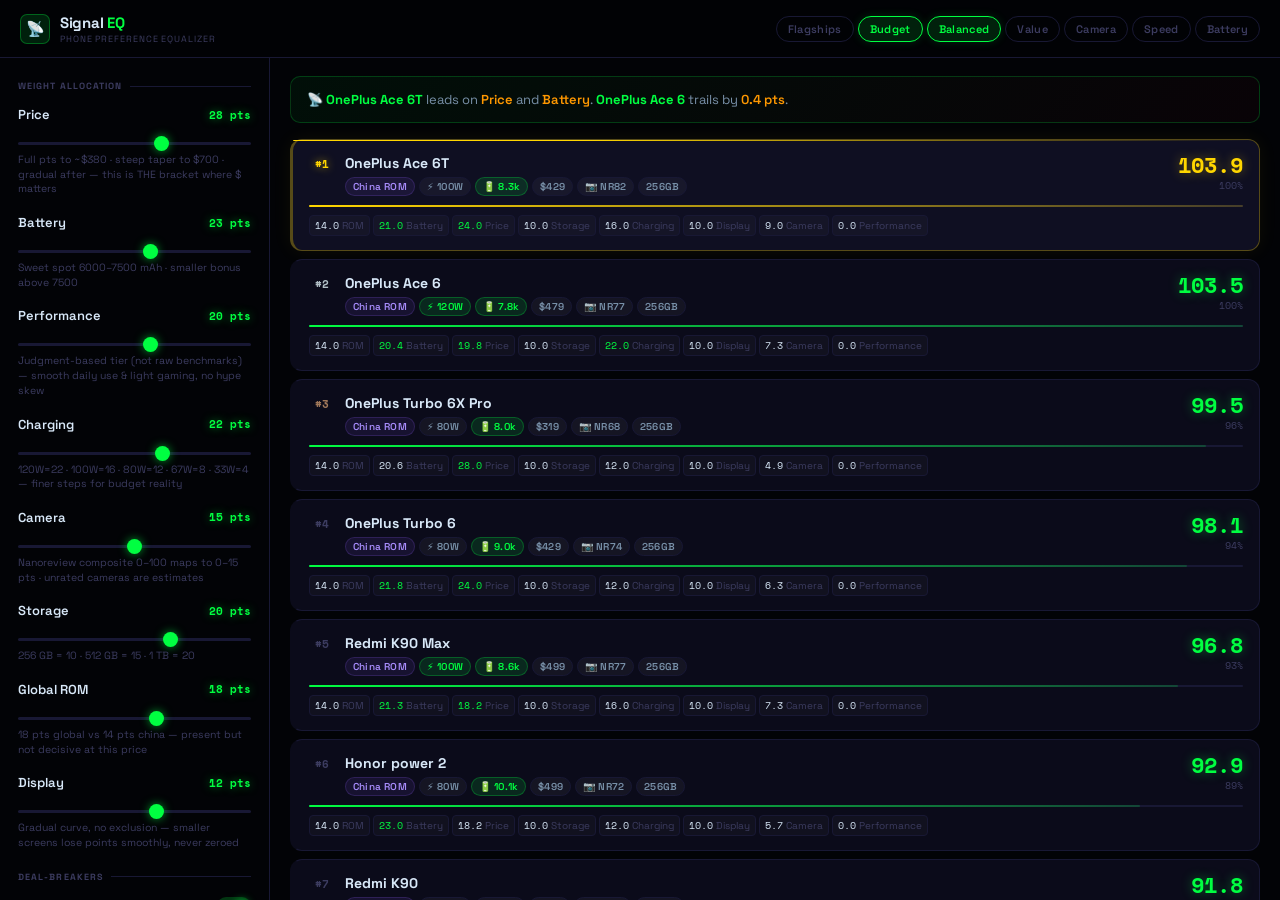
<file: index_budget_phones.html>
<!DOCTYPE html>
<html lang="en">
<head>
<meta charset="UTF-8">
<meta name="viewport" content="width=device-width, initial-scale=1.0">
<title>Signal EQ — Phone Equalizer</title>
<link rel="preconnect" href="https://fonts.googleapis.com">
<link rel="preconnect" href="https://fonts.gstatic.com" crossorigin>
<link href="https://fonts.googleapis.com/css2?family=Space+Grotesk:wght@400;500;600;700;800&family=Space+Mono:wght@400;700&display=swap" rel="stylesheet">
<style>
:root {
  --void:   #020306;
  --deep:   #06060E;
  --shell:  #0B0B1A;
  --card:   #0F0F22;
  --edge:   #181834;
  --rim:    #252548;
  --green:  #00FF41;
  --gd:     rgba(0,255,65,0.12);
  --gd2:    rgba(0,255,65,0.06);
  --red:    #FF1744;
  --rd:     rgba(255,23,68,0.12);
  --gold:   #FFD600;
  --gld:    rgba(255,214,0,0.12);
  --text:   #D8E8F8;
  --muted:  #3C3C60;
  --silver: #7890A8;
  --mono:   'Space Mono', monospace;
  --sans:   'Space Grotesk', system-ui, sans-serif;
}
*, *::before, *::after { box-sizing: border-box; margin: 0; padding: 0; }
html { scroll-behavior: smooth; }
body { font-family: var(--sans); background: var(--void); color: var(--text); }

/* ── Scrollbars ──────────────────────────────── */
::-webkit-scrollbar { width: 4px; }
::-webkit-scrollbar-track { background: transparent; }
::-webkit-scrollbar-thumb { background: var(--muted); border-radius: 2px; }
::-webkit-scrollbar-thumb:hover { background: var(--green); }

/* ── Header ──────────────────────────────────── */
.hdr {
  position: fixed; top: 0; left: 0; right: 0; z-index: 100;
  height: 58px;
  display: flex; align-items: center; justify-content: space-between;
  padding: 0 20px;
  background: rgba(2,3,6,0.9);
  backdrop-filter: blur(20px);
  border-bottom: 1px solid var(--edge);
}
.logo { display: flex; align-items: center; gap: 10px; text-decoration: none; }
.logo-mark {
  width: 30px; height: 30px; border-radius: 7px; flex-shrink: 0;
  background: var(--gd); border: 1px solid rgba(0,255,65,.3);
  display: grid; place-items: center; font-size: 15px;
}
.logo-text { font-size: 15px; font-weight: 800; letter-spacing: -.3px; color: var(--text); }
.logo-text em { color: var(--green); font-style: normal; }
.logo-tag { font-size: 9px; color: var(--muted); letter-spacing: .1em; text-transform: uppercase; margin-top: 1px; }

.presets { display: flex; gap: 4px; }
.pst {
  font-family: var(--sans); font-size: 11px; font-weight: 600;
  padding: 5px 11px; border-radius: 20px; cursor: pointer; letter-spacing: .03em;
  border: 1px solid var(--edge); background: transparent; color: var(--muted);
  transition: all .15s;
}
.pst:hover  { border-color: var(--green); color: var(--green); }
.pst.on { border-color: var(--green); color: var(--green); background: var(--gd); box-shadow: 0 0 10px rgba(0,255,65,.15); }

/* ── Layout ──────────────────────────────────── */
.wrap {
  display: grid;
  grid-template-columns: 270px 1fr;
  height: calc(100vh - 58px);
  margin-top: 58px;
}
.panel, .main { overflow-y: auto; height: 100%; }
.panel { border-right: 1px solid var(--edge); padding: 22px 18px; }
.main  { padding: 18px 20px; }

@media (max-width: 720px) {
  body { overflow-y: auto; }
  .wrap { display: block; height: auto; margin-top: 58px; }
  .panel { overflow-y: visible; height: auto; border-right: none; border-bottom: 1px solid var(--edge); }
  .main  { overflow-y: visible; height: auto; }
  .presets { display: none; }
}

/* ── Section label ───────────────────────────── */
.slbl {
  font-size: 9px; font-weight: 700; letter-spacing: .12em; text-transform: uppercase;
  color: var(--muted); margin-bottom: 14px;
  display: flex; align-items: center; gap: 8px;
}
.slbl::after { content: ''; flex: 1; height: 1px; background: var(--edge); }

/* ── Sliders ─────────────────────────────────── */
.si { margin-bottom: 17px; }
.si-row { display: flex; justify-content: space-between; align-items: center; margin-bottom: 6px; }
.si-name { font-size: 13px; font-weight: 600; }
.si-val {
  font-family: var(--mono); font-size: 11px; font-weight: 700;
  color: var(--green); min-width: 44px; text-align: right;
  transition: color .15s;
  text-shadow: 0 0 8px rgba(0,255,65,.5);
}
.si-val.lo { color: var(--muted); text-shadow: none; }
.si-hint { font-size: 10.5px; color: var(--muted); margin-top: 3px; line-height: 1.4; }

input[type=range] {
  -webkit-appearance: none; appearance: none;
  width: 100%; height: 3px; border-radius: 2px; outline: none; cursor: pointer;
  background: var(--edge);
}
input[type=range]::-webkit-slider-thumb {
  -webkit-appearance: none;
  width: 15px; height: 15px; border-radius: 50%; cursor: pointer;
  background: var(--green);
  box-shadow: 0 0 10px rgba(0,255,65,.6);
  transition: transform .1s;
}
input[type=range]::-webkit-slider-thumb:hover {
  transform: scale(1.4);
  box-shadow: 0 0 18px rgba(0,255,65,.9);
}
input[type=range]::-moz-range-thumb {
  width: 15px; height: 15px; border-radius: 50%; border: none;
  background: var(--green); box-shadow: 0 0 10px rgba(0,255,65,.6);
}

/* ── Deal-breaker toggles ────────────────────── */
.db-row { display: flex; align-items: center; justify-content: space-between; margin-bottom: 12px; }
.db-lbl { font-size: 12px; color: var(--silver); }
.tog { position: relative; display: inline-block; width: 34px; height: 18px; }
.tog input { opacity: 0; width: 0; height: 0; }
.tslide {
  position: absolute; inset: 0; border-radius: 18px;
  background: var(--edge); cursor: pointer; transition: background .2s;
}
.tslide::before {
  content: ''; position: absolute;
  width: 12px; height: 12px; left: 3px; bottom: 3px;
  border-radius: 50%; background: var(--muted); transition: .2s;
}
.tog input:checked + .tslide { background: rgba(0,255,65,.2); }
.tog input:checked + .tslide::before { transform: translateX(16px); background: var(--green); box-shadow: 0 0 8px rgba(0,255,65,.7); }

/* ── Why bar ─────────────────────────────────── */
.why-bar {
  background: linear-gradient(135deg, rgba(0,255,65,.05), rgba(255,23,68,.03));
  border: 1px solid rgba(0,255,65,.2);
  border-radius: 10px; padding: 12px 16px;
  font-size: 13px; line-height: 1.65; color: var(--silver);
  margin-bottom: 16px;
}
.why-bar strong { color: var(--green); font-weight: 700; }
.why-bar em { color: #FF9800; font-style: normal; font-weight: 600; }

.excl-note { font-size: 11.5px; color: var(--muted); margin-bottom: 12px; }
.excl-note b { color: var(--red); }

/* ── Rank cards ──────────────────────────────── */
.rcard {
  background: var(--shell);
  border: 1px solid var(--edge);
  border-left: 3px solid transparent;
  border-radius: 12px; padding: 14px 16px;
  margin-bottom: 8px;
  position: relative; cursor: default;
  transition: border-color .2s, background .2s, transform .15s;
}
.rcard:not(.excl):hover {
  background: var(--card);
  border-color: rgba(0,255,65,.25);
  border-left-color: var(--green);
  transform: translateX(3px);
}
.rcard.top {
  background: var(--card);
  border-left-color: var(--gold);
  border-color: rgba(255,214,0,.3);
  box-shadow: 0 0 20px rgba(255,214,0,.06);
}
.rcard.top::before {
  content: ''; position: absolute; top: 0; left: 0; right: 0;
  height: 1px; background: linear-gradient(90deg, var(--gold) 30%, transparent);
  border-radius: 12px 12px 0 0;
}
.rcard.excl { opacity: .25; border-left-color: var(--red); border-color: var(--rd); cursor: default; }

.rc-top { display: flex; align-items: flex-start; gap: 10px; margin-bottom: 9px; }
.rc-rank {
  font-family: var(--mono); font-size: 11px; font-weight: 700;
  min-width: 26px; padding-top: 2px; text-align: center; flex-shrink: 0;
}
.r-gold   { color: var(--gold); text-shadow: 0 0 8px rgba(255,214,0,.6); }
.r-silver { color: #B0BEC5; }
.r-bronze { color: #A0785A; }
.r-n      { color: var(--muted); }

.rc-info { flex: 1; min-width: 0; }
.rc-model {
  font-size: 14px; font-weight: 700;
  white-space: nowrap; overflow: hidden; text-overflow: ellipsis;
  margin-bottom: 5px;
}
.rc-chips { display: flex; flex-wrap: wrap; gap: 4px; }
.chip {
  font-size: 10px; font-weight: 600; padding: 2px 7px;
  border-radius: 20px; white-space: nowrap; letter-spacing: .02em;
}
.c-global { background: var(--gd); color: var(--green); border: 1px solid rgba(0,255,65,.2); }
.c-china  { background: rgba(139,92,246,.1); color: #A78BFA; border: 1px solid rgba(139,92,246,.2); }
.c-spec   { background: rgba(255,255,255,.04); color: var(--silver); border: 1px solid var(--edge); }
.c-hot    { background: rgba(0,255,65,.12); color: var(--green); border: 1px solid rgba(0,255,65,.25); }
.c-red    { background: var(--rd); color: var(--red); border: 1px solid rgba(255,23,68,.25); }

.rc-score { text-align: right; flex-shrink: 0; }
.sc-num {
  font-family: var(--mono); font-size: 22px; font-weight: 700; line-height: 1;
  color: var(--green); text-shadow: 0 0 12px rgba(0,255,65,.4);
}
.rcard.top .sc-num { color: var(--gold); text-shadow: 0 0 12px rgba(255,214,0,.4); }
.sc-pct { font-family: var(--mono); font-size: 10px; color: var(--muted); margin-top: 2px; }

.bar-t { height: 2px; background: var(--edge); border-radius: 2px; margin: 9px 0 8px; }
.bar-f { height: 2px; border-radius: 2px; transition: width .35s ease; }
.bar-g { background: linear-gradient(90deg, var(--green), rgba(0,255,65,.2)); }
.bar-gold { background: linear-gradient(90deg, var(--gold), rgba(255,214,0,.2)); }

.rc-bkd { display: flex; flex-wrap: wrap; gap: 3px; }
.bd {
  font-size: 10px; padding: 2px 5px; border-radius: 4px;
  background: rgba(255,255,255,.025); border: 1px solid var(--edge);
  color: var(--muted);
}
.bd b { font-family: var(--mono); font-weight: 400; color: var(--text); }
.bd.hi b { color: var(--green); }

.excl-r { font-size: 11px; color: var(--red); margin-top: 6px; }

/* ── Hover Popup ─────────────────────────────── */
#popup {
  position: fixed; z-index: 200; pointer-events: none;
  width: 280px;
  background: var(--card);
  border: 1px solid rgba(0,255,65,.3);
  border-radius: 14px; padding: 16px;
  box-shadow: 0 20px 60px rgba(0,0,0,.7), 0 0 30px rgba(0,255,65,.06);
  opacity: 0; transform: translateY(6px) scale(.97);
  transition: opacity .15s, transform .15s;
}
#popup.show { opacity: 1; transform: translateY(0) scale(1); }

.pop-name {
  font-size: 15px; font-weight: 800; color: var(--text);
  margin-bottom: 12px; line-height: 1.2;
  border-bottom: 1px solid var(--edge); padding-bottom: 10px;
}
.pop-grid {
  display: grid; grid-template-columns: 1fr 1fr;
  gap: 8px; margin-bottom: 12px;
}
.pop-spec { display: flex; flex-direction: column; gap: 2px; }
.pop-spec-val {
  font-family: var(--mono); font-size: 13px; font-weight: 700; color: var(--green);
}
.pop-spec-key { font-size: 10px; color: var(--muted); text-transform: uppercase; letter-spacing: .07em; }
.pop-why {
  background: var(--gd2); border: 1px solid var(--gd);
  border-radius: 8px; padding: 10px 12px;
  font-size: 12px; line-height: 1.6; color: var(--silver);
}
.pop-why b { color: var(--green); font-weight: 700; }
.pop-why-label {
  font-size: 9px; font-weight: 700; letter-spacing: .1em; text-transform: uppercase;
  color: var(--green); margin-bottom: 4px;
  opacity: .7;
}
</style>
</head>
<body>

<header class="hdr">
  <a href="index.html" class="logo">
    <div class="logo-mark">📡</div>
    <div>
      <div class="logo-text">Signal <em>EQ</em></div>
      <div class="logo-tag">Phone preference equalizer</div>
    </div>
  </a>
  <div class="presets" id="presets">
    <a href="flagships.html" class="pst" style="text-decoration:none">Flagships</a>
    <a href="index_budget_phones.html" class="pst on" style="text-decoration:none">Budget</a>
  </div>
</header>
    
<div class="wrap">
  <aside class="panel">
    <div class="slbl">Weight allocation</div>
    <div id="sl-wrap"></div>
    <div style="margin-top:20px">
      <div class="slbl">Deal-breakers</div>
      <div id="db-wrap"></div>
    </div>
  </aside>

  <main class="main">
    <div id="why-wrap"></div>
    <div id="excl-note"></div>
    <div id="cards-wrap"></div>
  </main>
</div>

<!-- Hover popup -->
<div id="popup">
  <div class="pop-name" id="pop-name"></div>
  <div class="pop-grid" id="pop-grid"></div>
  <div class="pop-why">
    <div class="pop-why-label">★ Why it ranks here</div>
    <div id="pop-why"></div>
  </div>
</div>

<script>
// ── Data ──────────────────────────────────────────────────────
const PHONES = [
  {
    "model": "Honor 400",
    "bat": 7200,
    "chg": 80,
    "cam": 81,
    "disp": 6.55,
    "stor": 256,
    "ram": 12,
    "price": 439,
    "os": "china"
  },
  {
    "model": "Honor 600 SUPER Edition",
    "bat": 8600,
    "chg": 80,
    "cam": 87,
    "disp": 6.57,
    "stor": 256,
    "ram": 12,
    "price": 599,
    "os": "china"
  },
  {
    "model": "Honor GT",
    "bat": 5300,
    "chg": 80,
    "cam": 75,
    "disp": 6.7,
    "stor": 256,
    "ram": 12,
    "price": 399,
    "os": "china"
  },
  {
    "model": "Honor power 2",
    "bat": 10080,
    "chg": 80,
    "cam": 72,
    "disp": 6.79,
    "stor": 256,
    "ram": 12,
    "price": 499,
    "os": "china"
  },
  {
    "model": "Redmi Note 14",
    "bat": 5110,
    "chg": 45,
    "cam": 64,
    "disp": 6.67,
    "stor": 256,
    "ram": 12,
    "price": 199,
    "os": "china"
  },
  {
    "model": "Nothing Phone 3A Pro",
    "bat": 5000,
    "chg": 45,
    "cam": 77,
    "disp": 6.77,
    "stor": 256,
    "ram": 12,
    "price": 449,
    "os": "china"
  },
  {
    "model": "OPPO Reno 16",
    "bat": 6700,
    "chg": 80,
    "cam": 85,
    "disp": 6.32,
    "stor": 256,
    "ram": 12,
    "price": 599,
    "os": "china"
  },
  {
    "model": "Realme GT 8",
    "bat": 7000,
    "chg": 100,
    "cam": 83,
    "disp": 6.79,
    "stor": 256,
    "ram": 12,
    "price": 499,
    "os": "china"
  },
  {
    "model": "OnePlus Ace 6",
    "bat": 7800,
    "chg": 120,
    "cam": 77,
    "disp": 6.83,
    "stor": 256,
    "ram": 12,
    "price": 479,
    "os": "china"
  },
  {
    "model": "Realme 15 Pro",
    "bat": 7000,
    "chg": 80,
    "cam": 70,
    "disp": 6.8,
    "stor": 256,
    "ram": 12,
    "price": 389,
    "os": "china"
  },
  {
    "model": "Redmagic 10 Air",
    "bat": 6000,
    "chg": 80,
    "cam": 61,
    "disp": 6.8,
    "stor": 256,
    "ram": 12,
    "price": 539,
    "os": "china"
  },
  {
    "model": "Realme 12 Pro Plus",
    "bat": 5000,
    "chg": 67,
    "cam": 66,
    "disp": 6.7,
    "stor": 256,
    "ram": 12,
    "price": 339,
    "os": "china"
  },
  {
    "model": "Xiaomi 17T",
    "bat": 7000,
    "chg": 67,
    "cam": 88,
    "disp": 6.59,
    "stor": 256,
    "ram": 12,
    "price": 549,
    "os": "china"
  },
  {
    "model": "OnePlus Turbo 6",
    "bat": 9000,
    "chg": 80,
    "cam": 74,
    "disp": 6.78,
    "stor": 256,
    "ram": 12,
    "price": 429,
    "os": "china"
  },
  {
    "model": "Redmi K90 Max",
    "bat": 8550,
    "chg": 100,
    "cam": 77,
    "disp": 6.83,
    "stor": 256,
    "ram": 12,
    "price": 499,
    "os": "china"
  },
  {
    "model": "OnePlus Ace 6T",
    "bat": 8300,
    "chg": 100,
    "cam": 82,
    "disp": 6.83,
    "stor": 256,
    "ram": 12,
    "price": 429,
    "os": "china"
  },
  {
    "model": "Redmi K90",
    "bat": 7100,
    "chg": 100,
    "cam": 79,
    "disp": 6.59,
    "stor": 256,
    "ram": 12,
    "price": 439,
    "os": "china"
  },
  {
    "model": "Redmi K90 Pro Max",
    "bat": 7560,
    "chg": 100,
    "cam": 82,
    "disp": 6.9,
    "stor": 256,
    "ram": 12,
    "price": 629,
    "os": "china"
  },
  {
    "model": "Redmi Note 14 Pro Plus",
    "bat": 6200,
    "chg": 90,
    "cam": 69,
    "disp": 6.67,
    "stor": 256,
    "ram": 12,
    "price": 299,
    "os": "china"
  },
  {
    "model": "OnePlus Turbo 6X Pro",
    "bat": 8000,
    "chg": 80,
    "cam": 68,
    "disp": 6.78,
    "stor": 256,
    "ram": 12,
    "price": 319,
    "os": "china"
  }
];

// ── Base scoring (Budget v1 — tuned for $300-700 bracket) ────
const BASE_MAX = { os:18, bat:23, price:28, stor:20, chg:22, disp:12, cam:15, perf:20 };

function base(p) {
  const bat = p.bat < 6000 ? 0 : p.bat <= 7500 ? ((p.bat-6000)/1500)*20 : p.bat >= 10000 ? 23 : 20+((p.bat-7500)/2500)*3;

  // Price: sharper curve for $300-700 bracket — full pts to ~$380, steep taper to $700, gentle decay after
  const pr = p.price <= 380 ? 28
           : p.price <= 550 ? 28-((p.price-380)/170)*14   // 28 -> 14
           : p.price <= 700 ? 14-((p.price-550)/150)*9    // 14 -> 5
           : p.price <= 1000 ? 5-((p.price-700)/300)*4    // 5 -> 1
           : Math.max(0, 1*Math.exp(-0.002*(p.price-1000)));

  const cam = p.cam >= 95 ? 13+((p.cam-95)/5)*2 : p.cam >= 85 ? 10+((p.cam-85)/10)*3 : p.cam >= 70 ? 5+((p.cam-70)/15)*5 : Math.max(0,(p.cam/70)*5);

  // Display: gradual curve, no exclusion — small screens lose points smoothly, not to zero
  const disp = p.disp >= 6.9  ? 12
             : p.disp >= 6.78 ? 10
             : p.disp >= 6.6  ? 8
             : p.disp >= 6.4  ? 6
             : Math.max(3, (p.disp/6.4)*6);

  // Charging: finer budget-tier breakpoints (33/67/80/100/120W) instead of flagship cliffs
  const chg = p.chg >= 120 ? 22
            : p.chg >= 100 ? 16
            : p.chg >= 80  ? 12
            : p.chg >= 67  ? 8
            : p.chg >= 33  ? 4
            : 1;

  // Performance: judgment-based tier (1-10 manual rating), not raw benchmarks — avoids gaming-hype skew
  const perf = Math.max(0, Math.min(20, (p.perf||0) * 2));

  return {
    os: p.os === 'global' ? 18 : 14,   // narrower gap — global ROM rarer & less decisive at this price
    bat,
    price: pr,
    stor: p.stor >= 1024 ? 20 : p.stor >= 512 ? 15 : p.stor >= 256 ? 10 : 5,
    chg,
    disp,
    cam,
    perf,
  };
}

// ── Config (Budget tier) ───────────────────────────────────────
const CATS = [
  { key:'price', label:'Price',          hint:'Full pts to ~$380 · steep taper to $700 · gradual after — this is THE bracket where $ matters',  dflt:28, max:45 },
  { key:'bat',   label:'Battery',        hint:'Sweet spot 6000–7500 mAh · smaller bonus above 7500',   dflt:23, max:40 },
  { key:'perf',  label:'Performance',    hint:'Judgment-based tier (not raw benchmarks) — smooth daily use & light gaming, no hype skew',  dflt:20, max:35 },
  { key:'chg',   label:'Charging',       hint:'120W=22 · 100W=16 · 80W=12 · 67W=8 · 33W=4 — finer steps for budget reality',  dflt:22, max:35 },
  { key:'cam',   label:'Camera',         hint:'Nanoreview composite 0–100 maps to 0–15 pts · unrated cameras are estimates',  dflt:15, max:30 },
  { key:'stor',  label:'Storage',        hint:'256 GB = 10 · 512 GB = 15 · 1 TB = 20',                  dflt:20, max:30 },
  { key:'os',    label:'Global ROM',     hint:'18 pts global vs 14 pts china — present but not decisive at this price',  dflt:18, max:30 },
  { key:'disp',  label:'Display',        hint:'Gradual curve, no exclusion — smaller screens lose points smoothly, never zeroed',     dflt:12, max:20 },
];
const DBS = [
  { key:'bat',  label:'Battery < 5000 mAh', test: p => p.bat  < 5000  },
  { key:'chg',  label:'Charging < 33 W',    test: p => p.chg  < 33    },
];
const PRESETS = {
  balanced: { os:18, bat:23, price:28, stor:20, chg:22, disp:12, cam:15, perf:20 },
  value:    { os:14, bat:18, price:40, stor:12, chg:16, disp:8,  cam:10, perf:14 },
  camera:   { os:14, bat:15, price:18, stor:12, chg:14, disp:10, cam:30, perf:12 },
  speed:    { os:14, bat:14, price:15, stor:12, chg:30, disp:10, cam:10, perf:30 },
  battery:  { os:12, bat:40, price:18, stor:10, chg:16, disp:8,  cam:8,  perf:10 },
};
const CLABEL = { os:'ROM', bat:'Battery', price:'Price', stor:'Storage', chg:'Charging', disp:'Display', cam:'Camera', perf:'Performance' };

let W  = { ...PRESETS.balanced };
let DB = { bat:true, chg:true };

// ── Build presets ─────────────────────────────────────────────
const pWrap = document.getElementById('presets');
Object.keys(PRESETS).forEach(k => {
  const b = document.createElement('button');
  b.className = 'pst' + (k==='balanced'?' on':'');
  b.textContent = k[0].toUpperCase()+k.slice(1);
  b.dataset.p = k;
  b.addEventListener('click', () => {
    W = { ...PRESETS[k] };
    CATS.forEach(c => { document.getElementById(`sl-${c.key}`).value = W[c.key]; syncLbl(c.key); });
    document.querySelectorAll('.pst').forEach(x => x.classList.toggle('on', x.dataset.p===k));
    render();
  });
  pWrap.appendChild(b);
});

// ── Build sliders ─────────────────────────────────────────────
const slWrap = document.getElementById('sl-wrap');
CATS.forEach(c => {
  const d = document.createElement('div');
  d.className = 'si';
  d.innerHTML = `
    <div class="si-row">
      <span class="si-name">${c.label}</span>
      <span class="si-val" id="sv-${c.key}">${c.dflt} pts</span>
    </div>
    <input type="range" min="0" max="${c.max}" step="1" value="${c.dflt}" id="sl-${c.key}" aria-label="${c.label}">
    <div class="si-hint">${c.hint}</div>`;
  slWrap.appendChild(d);
  d.querySelector('input').addEventListener('input', e => {
    W[c.key] = +e.target.value;
    syncLbl(c.key);
    document.querySelectorAll('.pst').forEach(x => x.classList.remove('on'));
    render();
  });
});
function syncLbl(k) {
  const el = document.getElementById(`sv-${k}`);
  el.textContent = W[k]+' pts';
  el.className = 'si-val' + (W[k] < 4 ? ' lo' : '');
}

// ── Build toggles ─────────────────────────────────────────────
const dbWrap = document.getElementById('db-wrap');
DBS.forEach(db => {
  const d = document.createElement('div');
  d.className = 'db-row';
  d.innerHTML = `<span class="db-lbl">${db.label}</span>
    <label class="tog"><input type="checkbox" checked id="db-${db.key}"><span class="tslide"></span></label>`;
  dbWrap.appendChild(d);
  d.querySelector('input').addEventListener('change', e => { DB[db.key] = e.target.checked; render(); });
});

// ── Score ─────────────────────────────────────────────────────
function excl(p) { return DBS.filter(db => DB[db.key] && db.test(p)).map(db => db.label); }

function score(p) {
  const b = base(p); const w = {}; let t = 0;
  for (const k in b) { w[k] = BASE_MAX[k]>0 ? b[k]*(W[k]/BASE_MAX[k]) : 0; t += w[k]; }
  return { b, w, total: Math.round(t*10)/10 };
}

// ── "Why it rocks" ────────────────────────────────────────────
function whyText(p, sc, rank) {
  const lines = [];
  if (p.os === 'global') lines.push(`<b>Only global ROM phone</b> — direct Google updates & broader app support.`);
  if (p.chg >= 120) lines.push(`<b>120W charging</b> tops the field — back to full in ~30 min.`);
  if (p.bat >= 9000) lines.push(`<b>${(p.bat/1000).toFixed(0)}k mAh battery</b> is in a class of its own.`);
  else if (p.bat >= 7400) lines.push(`<b>${p.bat} mAh battery</b> hits the sweet spot perfectly.`);
  if (p.cam >= 95) lines.push(`<b>NR:${p.cam}</b> — top-tier real-world camera performance.`);
  else if (p.cam >= 90) lines.push(`<b>NR:${p.cam} camera</b> is excellent for everyday shooting.`);
  if (p.price <= 650 && p.chg >= 100) lines.push(`Strong specs at just <b>$${p.price}</b> — exceptional value.`);
  if (p.stor >= 512) lines.push(`<b>${p.stor}GB storage</b> — no compromises on space.`);
  if (!lines.length) {
    const sorted = Object.entries(sc.w).sort((a,b)=>b[1]-a[1]);
    const phrases = { os:'Global ROM gives the edge',bat:'Battery life leads',price:'Best value proposition',stor:'Storage stands out',chg:'Charging speed dominates',disp:'Display size is ideal',cam:'Camera quality shines' };
    lines.push(phrases[sorted[0][0]] || 'Balanced across all categories.');
  }
  return lines.slice(0,2).join(' ');
}

// ── Popup ─────────────────────────────────────────────────────
const popup  = document.getElementById('popup');
const popName= document.getElementById('pop-name');
const popGrid= document.getElementById('pop-grid');
const popWhy = document.getElementById('pop-why');
let hideTimer;

function showPopup(p, sc, rank, rect) {
  clearTimeout(hideTimer);
  popName.textContent = p.model;
  popGrid.innerHTML = [
    { val: `${(p.bat/1000).toFixed(1)}k mAh`, key:'Battery' },
    { val: `${p.chg}W`,                        key:'Charging' },
    { val: `$${p.price}`,                      key:'Price' },
    { val: `NR:${p.cam}`,                      key:'Camera' },
    { val: `${p.disp}"`,                        key:'Display' },
    { val: `${p.stor}GB`,                       key:'Storage' },
  ].map(s=>`<div class="pop-spec"><div class="pop-spec-val">${s.val}</div><div class="pop-spec-key">${s.key}</div></div>`).join('');
  popWhy.innerHTML = whyText(p, sc, rank);

  // Position: right of card on desktop, below on mobile
  const vw = window.innerWidth;
  let left, top;
  if (vw > 900) {
    left = Math.min(rect.right + 12, vw - 296);
    top  = Math.max(8, Math.min(rect.top, window.innerHeight - 320));
  } else {
    left = Math.max(8, Math.min(rect.left, vw - 296));
    top  = rect.bottom + 8;
    if (top + 300 > window.innerHeight) top = rect.top - 310;
  }
  popup.style.left = left + 'px';
  popup.style.top  = top  + 'px';
  popup.classList.add('show');
}
function hidePopup() {
  hideTimer = setTimeout(() => popup.classList.remove('show'), 80);
}
popup.addEventListener('mouseenter', () => clearTimeout(hideTimer));
popup.addEventListener('mouseleave', hidePopup);

// ── Render ────────────────────────────────────────────────────
function render() {
  const all = PHONES.map(p => { const e = excl(p); return { p, sc: e.length?null:score(p), e }; });
  const q   = all.filter(r=>!r.e.length).sort((a,b)=>b.sc.total-a.sc.total);
  const ex  = all.filter(r=> r.e.length);
  const top = q[0]?.sc.total || 1;

  // Why bar
  const wb = document.getElementById('why-wrap');
  if (q.length) {
    const t=q[0], r=q[1];
    const sorted=Object.entries(t.sc.w).sort((a,b)=>b[1]-a[1]);
    const [k1,k2]=[sorted[0][0],sorted[1][0]];
    let txt=`<strong>${t.p.model}</strong> leads on <em>${CLABEL[k1]}</em> and <em>${CLABEL[k2]}</em>`;
    if(t.p.os==='global') txt+=` — the only global ROM option in the pool`;
    txt+='.';
    if(r){ const gap=(t.sc.total-r.sc.total).toFixed(1); txt+=` <strong>${r.p.model}</strong> trails by <em>${gap} pts</em>.`; }
    wb.innerHTML=`<div class="why-bar">📡 ${txt}</div>`;
  } else wb.innerHTML='';

  // Excl note
  const en=document.getElementById('excl-note');
  en.innerHTML=ex.length?`<div class="excl-note"><b>${ex.length} excluded</b> · deal-breakers: ${ex.map(r=>r.p.model.split(' ')[0]).join(', ')}</div>`:'';

  // Cards
  const cw=document.getElementById('cards-wrap');
  cw.innerHTML='';

  const rankCls = i => i===1?'r-gold':i===2?'r-silver':i===3?'r-bronze':'r-n';

  q.forEach(({ p, sc }, i) => {
    const rank=i+1;
    const pct=Math.round((sc.total/top)*100);
    const maxW=Math.max(...Object.values(sc.w));
    const bkd=Object.entries(sc.w).map(([k,v])=>`<span class="bd${v>=maxW*.8?' hi':''}"><b>${v.toFixed(1)}</b> ${CLABEL[k]}</span>`).join('');
    const chipHot = k => sc.w[k] >= maxW*.7;

    const card=document.createElement('div');
    card.className='rcard'+(rank===1?' top':'');
    card.innerHTML=`
      <div class="rc-top">
        <span class="rc-rank ${rankCls(rank)}">#${rank}</span>
        <div class="rc-info">
          <div class="rc-model">${p.model}</div>
          <div class="rc-chips">
            <span class="chip ${p.os==='global'?'c-global':'c-china'}">${p.os==='global'?'Global ROM':'China ROM'}</span>
            <span class="chip ${chipHot('chg')?'c-hot':'c-spec'}">⚡ ${p.chg}W</span>
            <span class="chip ${chipHot('bat')?'c-hot':'c-spec'}">🔋 ${(p.bat/1000).toFixed(1)}k</span>
            <span class="chip c-spec">$${p.price}</span>
            <span class="chip ${chipHot('cam')?'c-hot':'c-spec'}">📷 NR${p.cam}</span>
            <span class="chip c-spec">${p.stor}GB</span>
          </div>
        </div>
        <div class="rc-score">
          <div class="sc-num">${sc.total.toFixed(1)}</div>
          <div class="sc-pct">${pct}%</div>
        </div>
      </div>
      <div class="bar-t"><div class="bar-f ${rank===1?'bar-gold':'bar-g'}" style="width:${pct}%"></div></div>
      <div class="rc-bkd">${bkd}</div>`;

    // Hover popup
    card.addEventListener('mouseenter', () => {
      const rect = card.getBoundingClientRect();
      showPopup(p, sc, rank, rect);
    });
    card.addEventListener('mouseleave', hidePopup);
    cw.appendChild(card);
  });

  ex.forEach(({ p, e }) => {
    const card=document.createElement('div');
    card.className='rcard excl';
    card.innerHTML=`
      <div class="rc-top">
        <span class="rc-rank r-n">—</span>
        <div class="rc-info">
          <div class="rc-model">${p.model}</div>
          <div class="excl-r">${e.join(' · ')}</div>
        </div>
      </div>`;
    cw.appendChild(card);
  });
}

// ── Init ──────────────────────────────────────────────────────
CATS.forEach(c => syncLbl(c.key));
render();
</script>
</body>
</html>
</file>
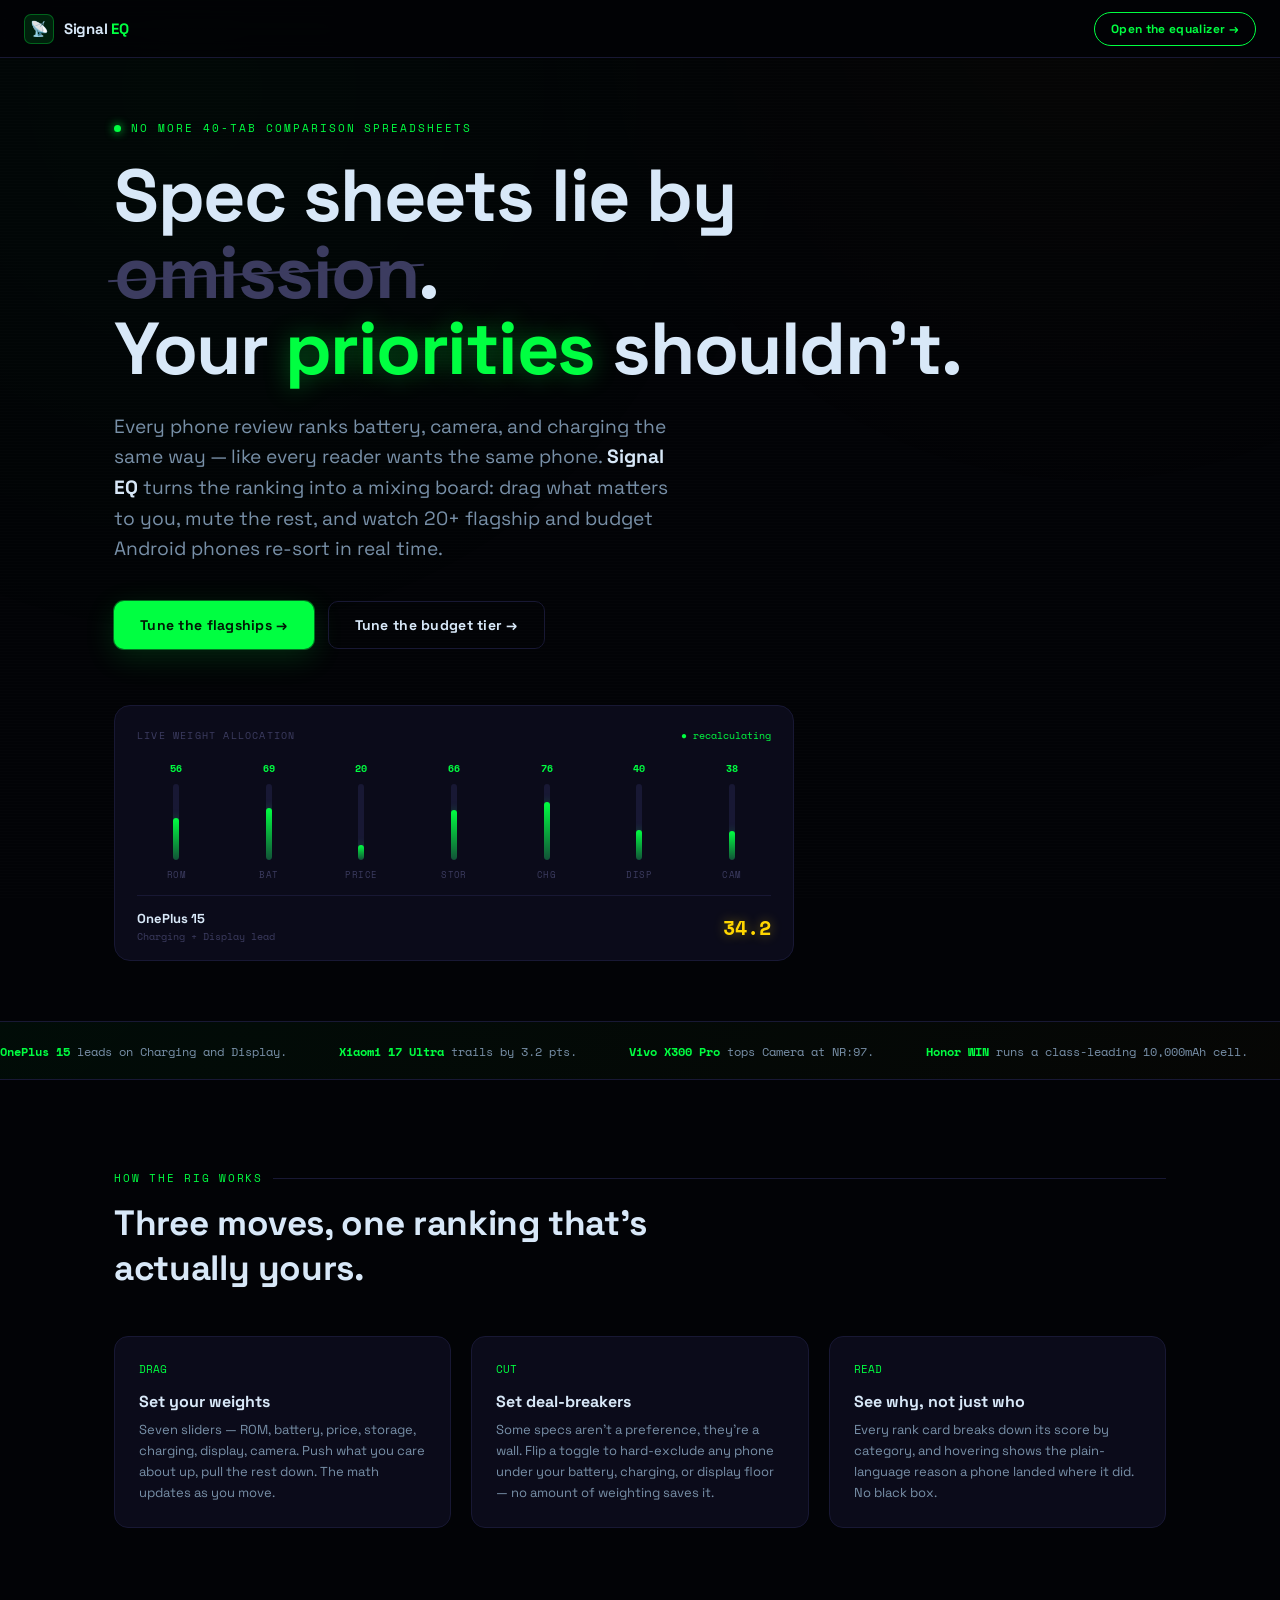
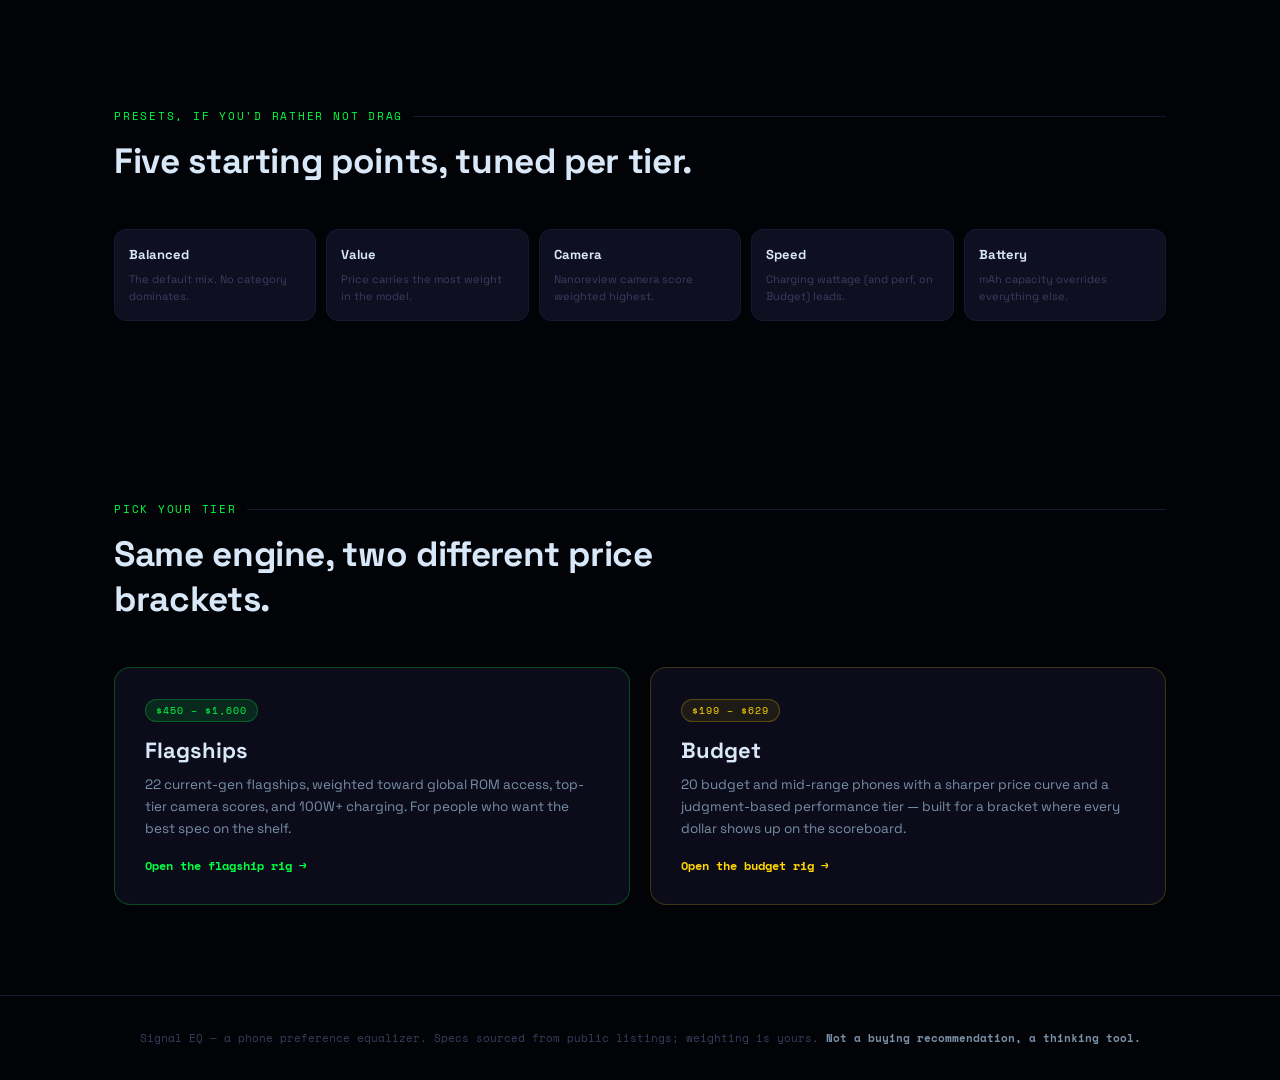
<file: landing.html>
<!DOCTYPE html>
<html lang="en">
<head>
<meta charset="UTF-8">
<meta name="viewport" content="width=device-width, initial-scale=1.0">
<title>Signal EQ — Stop reading spec sheets. Start dialing them in.</title>
<link rel="preconnect" href="https://fonts.googleapis.com">
<link rel="preconnect" href="https://fonts.gstatic.com" crossorigin>
<link href="https://fonts.googleapis.com/css2?family=Space+Grotesk:wght@400;500;600;700;800&family=Space+Mono:wght@400;700&display=swap" rel="stylesheet">
<style>
:root {
  --void:   #020306;
  --shell:  #0B0B1A;
  --card:   #0F0F22;
  --edge:   #181834;
  --green:  #00FF41;
  --gd:     rgba(0,255,65,0.12);
  --gd2:    rgba(0,255,65,0.06);
  --gold:   #FFD600;
  --text:   #D8E8F8;
  --muted:  #3C3C60;
  --silver: #7890A8;
  --mono:   'Space Mono', monospace;
  --sans:   'Space Grotesk', system-ui, sans-serif;
}
*,*::before,*::after{box-sizing:border-box;margin:0;padding:0;}
html{scroll-behavior:smooth;}
body{font-family:var(--sans);background:var(--void);color:var(--text);overflow-x:hidden;}
@media (prefers-reduced-motion: reduce){ *{animation-duration:.01ms !important; transition-duration:.01ms !important;} }

::-webkit-scrollbar{width:4px;}
::-webkit-scrollbar-track{background:transparent;}
::-webkit-scrollbar-thumb{background:var(--muted);border-radius:2px;}

/* ── bg texture ── */
.noise{
  position:fixed; inset:0; z-index:0; pointer-events:none; opacity:.5;
  background-image:
    radial-gradient(circle at 15% 10%, rgba(0,255,65,.05), transparent 45%),
    radial-gradient(circle at 85% 0%, rgba(255,214,0,.04), transparent 40%);
}
.scan{
  position:fixed; inset:0; z-index:0; pointer-events:none;
  background:repeating-linear-gradient(180deg, rgba(255,255,255,.012) 0px, rgba(255,255,255,.012) 1px, transparent 1px, transparent 3px);
}

/* ── header ── */
.hdr{
  position:fixed; top:0; left:0; right:0; z-index:100; height:58px;
  display:flex; align-items:center; justify-content:space-between; padding:0 24px;
  background:rgba(2,3,6,.88); backdrop-filter:blur(20px); border-bottom:1px solid var(--edge);
}
.logo{display:flex;align-items:center;gap:10px;text-decoration:none;}
.logo-mark{width:30px;height:30px;border-radius:7px;flex-shrink:0;background:var(--gd);border:1px solid rgba(0,255,65,.3);display:grid;place-items:center;font-size:15px;}
.logo-text{font-size:15px;font-weight:800;letter-spacing:-.3px;color:var(--text);}
.logo-text em{color:var(--green);font-style:normal;}
.hdr-cta{
  font-family:var(--sans);font-size:12px;font-weight:700;letter-spacing:.03em;
  padding:8px 16px;border-radius:20px;border:1px solid var(--green);color:var(--green);
  text-decoration:none;transition:all .15s;
}
.hdr-cta:hover{background:var(--gd);box-shadow:0 0 14px rgba(0,255,65,.2);}

main{position:relative;z-index:1;}

/* ── hero ── */
.hero{
  min-height:100vh; display:flex; flex-direction:column; justify-content:center;
  padding:120px 24px 60px; max-width:1100px; margin:0 auto;
}
.eyebrow{
  font-family:var(--mono); font-size:11px; letter-spacing:.18em; text-transform:uppercase;
  color:var(--green); margin-bottom:22px; display:flex; align-items:center; gap:10px;
  opacity:0; animation: fadeUp .6s ease forwards; animation-delay:.1s;
}
.eyebrow::before{content:'';width:7px;height:7px;border-radius:50%;background:var(--green);box-shadow:0 0 10px var(--green);animation:pulse 2s infinite;}
@keyframes pulse{0%,100%{opacity:1;}50%{opacity:.3;}}

h1{
  font-size:clamp(2.4rem, 6vw, 4.6rem); font-weight:800; line-height:1.04; letter-spacing:-.02em;
  max-width:880px; margin-bottom:24px;
  opacity:0; animation: fadeUp .7s ease forwards; animation-delay:.2s;
}
h1 .g{color:var(--green); text-shadow:0 0 24px rgba(0,255,65,.35);}
h1 .strike{position:relative; color:var(--muted);}
h1 .strike::after{content:'';position:absolute;left:-2%;right:-2%;top:50%;height:2px;background:var(--muted);transform:rotate(-3deg);}

.sub{
  font-size:clamp(1rem,1.6vw,1.2rem); color:var(--silver); max-width:560px; line-height:1.6; margin-bottom:36px;
  opacity:0; animation: fadeUp .7s ease forwards; animation-delay:.32s;
}
.sub b{color:var(--text);}

.cta-row{display:flex; gap:14px; flex-wrap:wrap; margin-bottom:56px; opacity:0; animation:fadeUp .7s ease forwards; animation-delay:.44s;}
.btn{
  font-family:var(--sans); font-size:14px; font-weight:700; letter-spacing:.02em;
  padding:14px 26px; border-radius:10px; text-decoration:none; display:inline-flex; align-items:center; gap:9px;
  transition: transform .15s, box-shadow .15s;
}
.btn-primary{background:var(--green); color:#001a06; box-shadow:0 0 0 1px rgba(0,255,65,.4), 0 8px 30px rgba(0,255,65,.15);}
.btn-primary:hover{transform:translateY(-2px); box-shadow:0 0 0 1px var(--green), 0 12px 36px rgba(0,255,65,.3);}
.btn-ghost{background:transparent;border:1px solid var(--edge); color:var(--text);}
.btn-ghost:hover{border-color:var(--silver); transform:translateY(-2px);}

/* ── signature: live equalizer ── */
.eq-rig{
  opacity:0; animation:fadeUp .8s ease forwards; animation-delay:.5s;
  background:var(--shell); border:1px solid var(--edge); border-radius:16px;
  padding:22px 22px 16px; max-width:680px;
}
.eq-rig-top{display:flex; justify-content:space-between; align-items:baseline; margin-bottom:18px;}
.eq-rig-label{font-family:var(--mono); font-size:10px; letter-spacing:.12em; text-transform:uppercase; color:var(--muted);}
.eq-rig-live{font-family:var(--mono); font-size:10px; color:var(--green);}
.eq-bands{display:flex; align-items:flex-end; gap:14px; height:120px; margin-bottom:6px;}
.eq-band{flex:1; display:flex; flex-direction:column; align-items:center; gap:8px; height:100%; justify-content:flex-end;}
.eq-track{
  position:relative; width:6px; flex:1; background:var(--edge); border-radius:4px; overflow:hidden; cursor:pointer;
}
.eq-fill{
  position:absolute; bottom:0; left:0; width:100%; border-radius:4px;
  background:linear-gradient(180deg, var(--green), rgba(0,255,65,.25));
  box-shadow:0 0 10px rgba(0,255,65,.35);
  transition: height .5s cubic-bezier(.34,1.56,.64,1);
}
.eq-num{font-family:var(--mono); font-size:10px; color:var(--green); font-weight:700;}
.eq-tag{font-family:var(--mono); font-size:9px; color:var(--muted); letter-spacing:.05em; text-transform:uppercase;}
.eq-result{
  margin-top:14px; padding-top:14px; border-top:1px solid var(--edge);
  display:flex; justify-content:space-between; align-items:center;
}
.eq-result-name{font-size:13px; font-weight:700;}
.eq-result-sub{font-family:var(--mono); font-size:10px; color:var(--muted); margin-top:2px;}
.eq-result-score{font-family:var(--mono); font-size:20px; font-weight:700; color:var(--gold); text-shadow:0 0 12px rgba(255,214,0,.4);}

@keyframes fadeUp{ from{opacity:0; transform:translateY(14px);} to{opacity:1; transform:translateY(0);} }

/* ── how it works ── */
.section{ max-width:1100px; margin:0 auto; padding:90px 24px; }
.slabel{
  font-family:var(--mono); font-size:11px; letter-spacing:.16em; text-transform:uppercase; color:var(--green);
  display:flex; align-items:center; gap:10px; margin-bottom:14px;
}
.slabel::after{content:'';flex:1;height:1px;background:var(--edge);}
.sec-title{font-size:clamp(1.6rem,3vw,2.2rem); font-weight:800; margin-bottom:46px; max-width:600px; letter-spacing:-.01em;}

.steps{display:grid; grid-template-columns:repeat(3,1fr); gap:20px;}
.step{
  background:var(--shell); border:1px solid var(--edge); border-radius:14px; padding:24px;
  position:relative; transition:border-color .2s, transform .2s;
}
.step:hover{border-color:rgba(0,255,65,.3); transform:translateY(-3px);}
.step-mark{font-family:var(--mono); font-size:11px; color:var(--green); margin-bottom:14px;}
.step h3{font-size:16px; font-weight:700; margin-bottom:8px;}
.step p{font-size:13px; color:var(--silver); line-height:1.6;}

@media (max-width:760px){ .steps{grid-template-columns:1fr;} }

/* ── why bar live demo strip ── */
.tape{
  background:linear-gradient(135deg, rgba(0,255,65,.04), rgba(255,214,0,.02));
  border-top:1px solid var(--edge); border-bottom:1px solid var(--edge);
  padding:18px 0; overflow:hidden; white-space:nowrap;
}
.tape-inner{display:inline-block; animation:scroll 28s linear infinite;}
.tape span{font-family:var(--mono); font-size:12px; color:var(--silver); margin-right:48px;}
.tape span b{color:var(--green);}
@keyframes scroll{ from{transform:translateX(0);} to{transform:translateX(-50%);} }

/* ── presets grid ── */
.pgrid{display:grid; grid-template-columns:repeat(5,1fr); gap:10px;}
.pcard{
  background:var(--card); border:1px solid var(--edge); border-radius:12px; padding:16px 14px;
  transition:border-color .2s;
}
.pcard:hover{border-color:rgba(0,255,65,.3);}
.pcard .pn{font-size:13px; font-weight:700; margin-bottom:8px;}
.pcard .pd{font-size:11px; color:var(--muted); line-height:1.5;}
@media (max-width:900px){ .pgrid{grid-template-columns:repeat(2,1fr);} }

/* ── twin tools ── */
.tools{display:grid; grid-template-columns:1fr 1fr; gap:20px;}
@media (max-width:760px){ .tools{grid-template-columns:1fr;} }
.tcard{
  background:var(--shell); border:1px solid var(--edge); border-radius:16px; padding:30px;
  text-decoration:none; color:var(--text); display:block; position:relative; overflow:hidden;
  transition:border-color .2s, transform .2s;
}
.tcard:hover{transform:translateY(-3px);}
.tcard.flag{border-color:rgba(0,255,65,.25);}
.tcard.flag:hover{border-color:var(--green); box-shadow:0 0 30px rgba(0,255,65,.08);}
.tcard.bud{border-color:rgba(255,214,0,.2);}
.tcard.bud:hover{border-color:var(--gold); box-shadow:0 0 30px rgba(255,214,0,.08);}
.tcard .ttag{font-family:var(--mono); font-size:10px; letter-spacing:.1em; text-transform:uppercase; margin-bottom:14px; display:inline-block; padding:3px 10px; border-radius:20px;}
.tcard.flag .ttag{color:var(--green); background:var(--gd); border:1px solid rgba(0,255,65,.25);}
.tcard.bud .ttag{color:var(--gold); background:rgba(255,214,0,.08); border:1px solid rgba(255,214,0,.25);}
.tcard h3{font-size:22px; font-weight:800; margin-bottom:10px;}
.tcard p{font-size:13.5px; color:var(--silver); line-height:1.6; margin-bottom:18px;}
.tcard .tgo{font-family:var(--mono); font-size:12px; font-weight:700; display:flex; align-items:center; gap:6px;}
.tcard.flag .tgo{color:var(--green);}
.tcard.bud .tgo{color:var(--gold);}

/* ── footer ── */
.ftr{
  border-top:1px solid var(--edge); padding:34px 24px; text-align:center;
  font-family:var(--mono); font-size:11px; color:var(--muted);
}
.ftr b{color:var(--silver);}
</style>
</head>
<body>

<div class="noise"></div>
<div class="scan"></div>

<header class="hdr">
  <a href="#" class="logo">
    <div class="logo-mark">📡</div>
    <div class="logo-text">Signal <em>EQ</em></div>
  </a>
  <a href="index.html" class="hdr-cta">Open the equalizer →</a>
</header>

<main>
  <section class="hero">
    <div class="eyebrow">No more 40-tab comparison spreadsheets</div>
    <h1>Spec sheets lie by <span class="strike">omission</span>.<br>Your <span class="g">priorities</span> shouldn't.</h1>
    <p class="sub">Every phone review ranks battery, camera, and charging the same way — like every reader wants the same phone. <b>Signal EQ</b> turns the ranking into a mixing board: drag what matters to you, mute the rest, and watch 20+ flagship and budget Android phones re-sort in real time.</p>
    <div class="cta-row">
      <a href="index.html" class="btn btn-primary">Tune the flagships →</a>
      <a href="index_budget_phones.html" class="btn btn-ghost">Tune the budget tier →</a>
    </div>

    <div class="eq-rig">
      <div class="eq-rig-top">
        <span class="eq-rig-label">Live weight allocation</span>
        <span class="eq-rig-live" id="liveTag">● recalculating</span>
      </div>
      <div class="eq-bands" id="eqBands"></div>
      <div class="eq-result">
        <div>
          <div class="eq-result-name" id="eqWinner">—</div>
          <div class="eq-result-sub" id="eqWinnerSub">drag a band, change the winner</div>
        </div>
        <div class="eq-result-score" id="eqScore">—</div>
      </div>
    </div>
  </section>

  <div class="tape">
    <div class="tape-inner">
      <span><b>OnePlus 15</b> leads on Charging and Display.</span>
      <span><b>Xiaomi 17 Ultra</b> trails by 3.2 pts.</span>
      <span><b>Vivo X300 Pro</b> tops Camera at NR:97.</span>
      <span><b>Honor WIN</b> runs a class-leading 10,000mAh cell.</span>
      <span><b>OnePlus 15</b> leads on Charging and Display.</span>
      <span><b>Xiaomi 17 Ultra</b> trails by 3.2 pts.</span>
      <span><b>Vivo X300 Pro</b> tops Camera at NR:97.</span>
      <span><b>Honor WIN</b> runs a class-leading 10,000mAh cell.</span>
    </div>
  </div>

  <section class="section">
    <div class="slabel">How the rig works</div>
    <h2 class="sec-title">Three moves, one ranking that's actually yours.</h2>
    <div class="steps">
      <div class="step">
        <div class="step-mark">DRAG</div>
        <h3>Set your weights</h3>
        <p>Seven sliders — ROM, battery, price, storage, charging, display, camera. Push what you care about up, pull the rest down. The math updates as you move.</p>
      </div>
      <div class="step">
        <div class="step-mark">CUT</div>
        <h3>Set deal-breakers</h3>
        <p>Some specs aren't a preference, they're a wall. Flip a toggle to hard-exclude any phone under your battery, charging, or display floor — no amount of weighting saves it.</p>
      </div>
      <div class="step">
        <div class="step-mark">READ</div>
        <h3>See why, not just who</h3>
        <p>Every rank card breaks down its score by category, and hovering shows the plain-language reason a phone landed where it did. No black box.</p>
      </div>
    </div>
  </section>

  <section class="section">
    <div class="slabel">Presets, if you'd rather not drag</div>
    <h2 class="sec-title">Five starting points, tuned per tier.</h2>
    <div class="pgrid">
      <div class="pcard"><div class="pn">Balanced</div><div class="pd">The default mix. No category dominates.</div></div>
      <div class="pcard"><div class="pn">Value</div><div class="pd">Price carries the most weight in the model.</div></div>
      <div class="pcard"><div class="pn">Camera</div><div class="pd">Nanoreview camera score weighted highest.</div></div>
      <div class="pcard"><div class="pn">Speed</div><div class="pd">Charging wattage (and perf, on Budget) leads.</div></div>
      <div class="pcard"><div class="pn">Battery</div><div class="pd">mAh capacity overrides everything else.</div></div>
    </div>
  </section>

  <section class="section">
    <div class="slabel">Pick your tier</div>
    <h2 class="sec-title">Same engine, two different price brackets.</h2>
    <div class="tools">
      <a href="index.html" class="tcard flag">
        <span class="ttag">$450 – $1,600</span>
        <h3>Flagships</h3>
        <p>22 current-gen flagships, weighted toward global ROM access, top-tier camera scores, and 100W+ charging. For people who want the best spec on the shelf.</p>
        <span class="tgo">Open the flagship rig →</span>
      </a>
      <a href="index_budget_phones.html" class="tcard bud">
        <span class="ttag">$199 – $629</span>
        <h3>Budget</h3>
        <p>20 budget and mid-range phones with a sharper price curve and a judgment-based performance tier — built for a bracket where every dollar shows up on the scoreboard.</p>
        <span class="tgo">Open the budget rig →</span>
      </a>
    </div>
  </section>

  <footer class="ftr">
    Signal EQ — a phone preference equalizer. Specs sourced from public listings; weighting is yours. <b>Not a buying recommendation, a thinking tool.</b>
  </footer>
</main>

<script>
// Mini live equalizer demo — purely illustrative, cycles through example weightings
const BANDS = [
  { tag:'ROM',  base:60 },
  { tag:'BAT',  base:75 },
  { tag:'PRICE',base:35 },
  { tag:'STOR', base:55 },
  { tag:'CHG',  base:80 },
  { tag:'DISP', base:40 },
  { tag:'CAM',  base:50 },
];
const WINNERS = [
  { name:'OnePlus 15', sub:'Charging + Display lead', score:'34.2' },
  { name:'Xiaomi 17 Ultra', sub:'Camera + Storage lead', score:'31.8' },
  { name:'Vivo X300 Pro', sub:'Camera dominant, NR:97', score:'29.6' },
  { name:'Honor WIN', sub:'Battery far ahead, 10k mAh', score:'33.1' },
  { name:'Iqoo 15 Ultra', sub:'Storage + Charging lead', score:'30.4' },
];

const wrap = document.getElementById('eqBands');
const fills = [];
BANDS.forEach((b) => {
  const band = document.createElement('div');
  band.className = 'eq-band';
  band.innerHTML = `
    <span class="eq-num" data-num>${b.base}</span>
    <div class="eq-track"><div class="eq-fill" style="height:${b.base}%"></div></div>
    <span class="eq-tag">${b.tag}</span>`;
  wrap.appendChild(band);
  fills.push(band.querySelector('.eq-fill'));
});

let i = 0;
function cycle() {
  BANDS.forEach((b, idx) => {
    const jitter = Math.round((Math.random()*50)-25);
    const val = Math.max(8, Math.min(95, b.base + jitter));
    fills[idx].style.height = val + '%';
    fills[idx].parentElement.parentElement.querySelector('[data-num]').textContent = val;
  });
  const w = WINNERS[i % WINNERS.length];
  document.getElementById('eqWinner').textContent = w.name;
  document.getElementById('eqWinnerSub').textContent = w.sub;
  document.getElementById('eqScore').textContent = w.score;
  i++;
}
cycle();
setInterval(cycle, 2600);

// click a track to nudge it manually (just visual delight, not wired to real scoring)
document.querySelectorAll('.eq-track').forEach(track => {
  track.addEventListener('click', (e) => {
    const rect = track.getBoundingClientRect();
    const pct = Math.round(100 - ((e.clientY - rect.top) / rect.height) * 100);
    const v = Math.max(5, Math.min(98, pct));
    track.querySelector('.eq-fill').style.height = v + '%';
    track.parentElement.querySelector('[data-num]').textContent = v;
    document.getElementById('liveTag').textContent = '● updated';
    setTimeout(()=>document.getElementById('liveTag').textContent='● recalculating', 800);
  });
});
</script>
</body>
</html>
</file>
